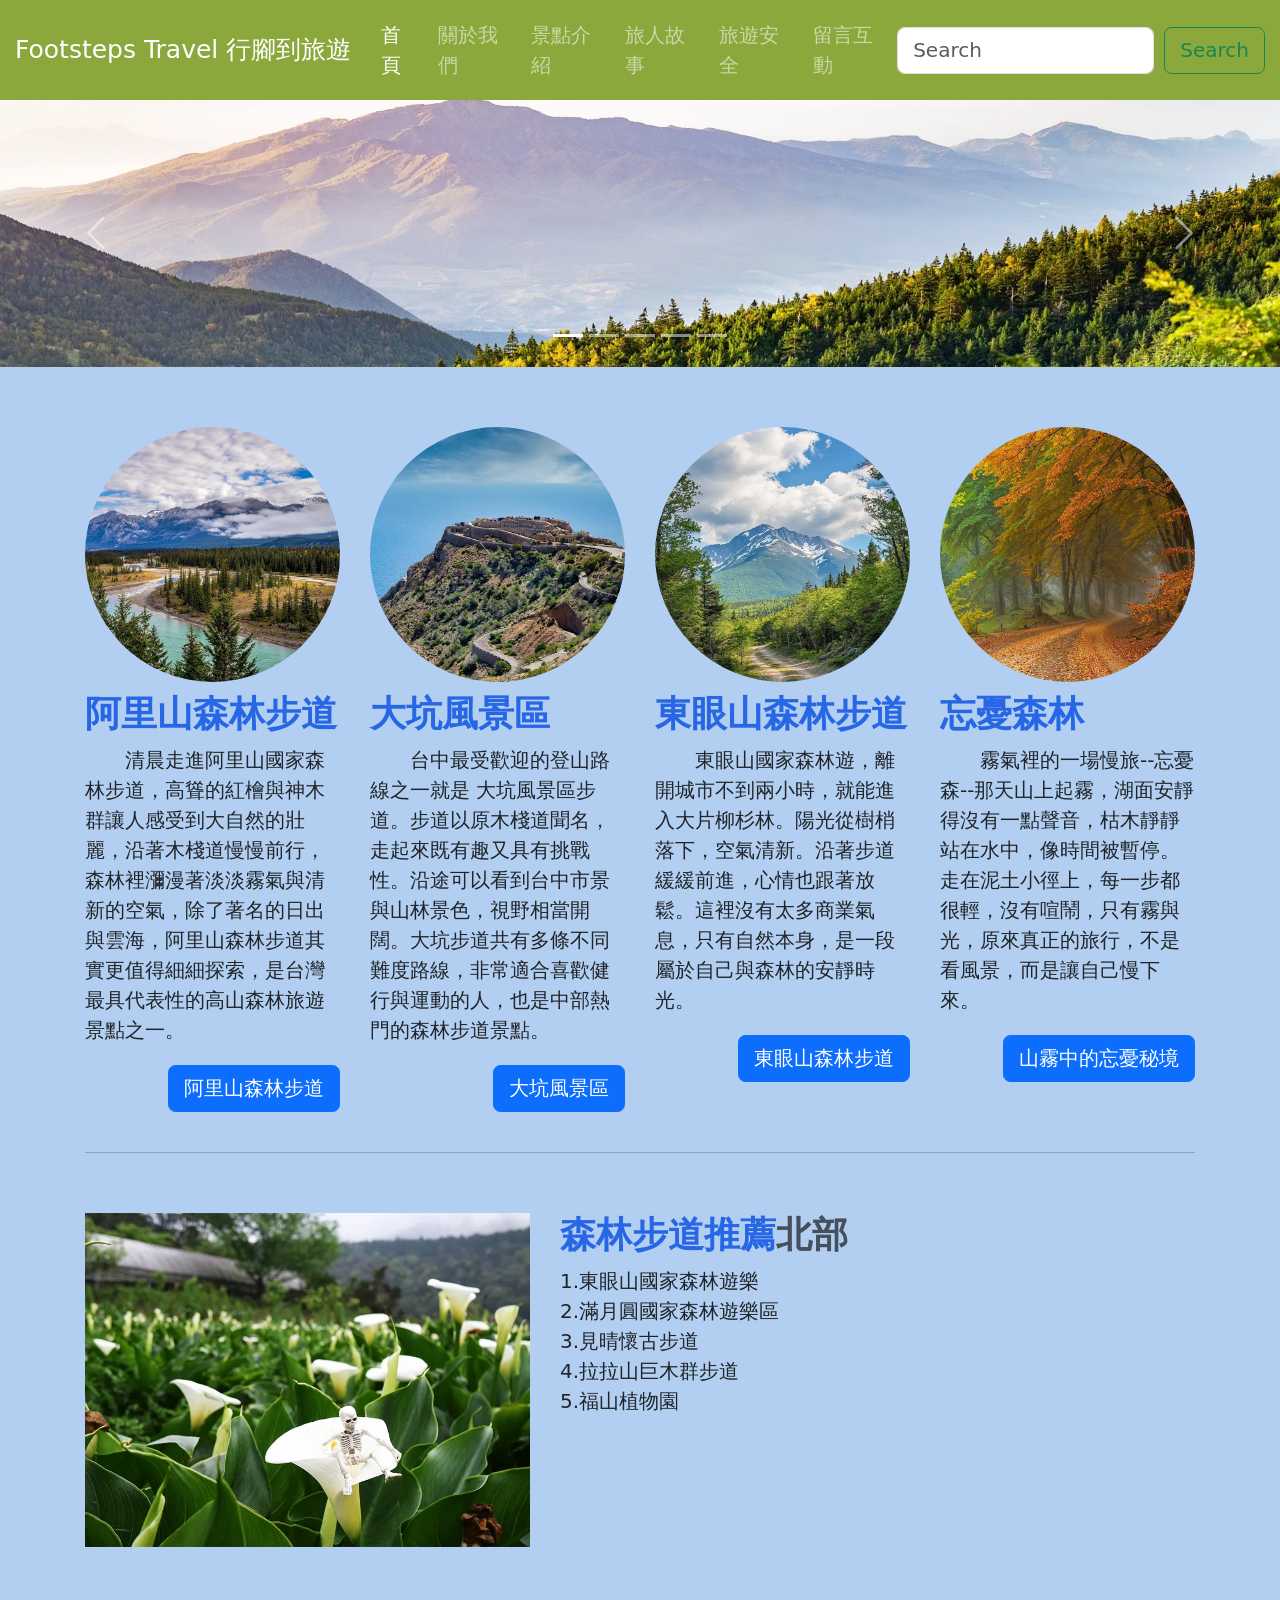
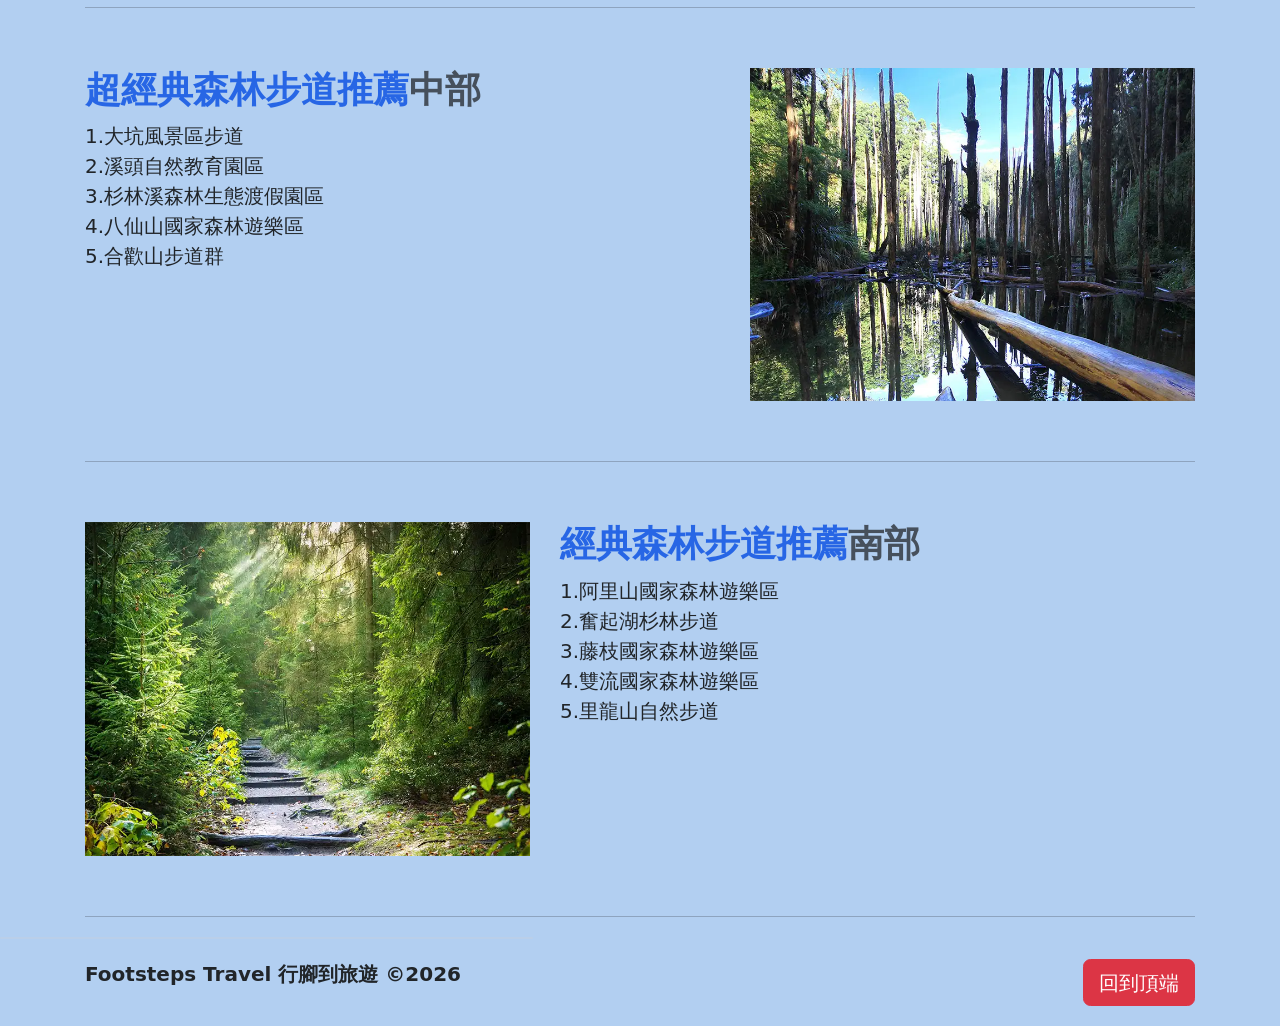
<file: index.html>
<!-- 宣告網頁文件是HTML5格式 -->
<!doctype html>
<!-- 網頁所屬地區語言 -->
<html lang="zh-Hant-TW">
  <!-- 檔頭、SEO/GEO/AEO -->
  <head>
    <!-- 文字編碼 -->
    <meta charset="utf-8">
    <!-- RWD響應式網站 -->
    <meta name="viewport" content="width=device-width, initial-scale=1">
    <!-- 網頁作者(擁有者)，品牌名稱 -->
    <meta name="author" content="Footsteps Travel 行腳到旅遊">
    <!-- 網頁描述，網頁內容濃縮，可透過ChatGPT協助生成 -->
    <meta name="description" content="行腳到旅遊 Footsteps Travel 專注分享台灣森林步道、自然秘境與健行路線。從北中南東各地森林旅遊推薦，到輕鬆散步步道與深度山林探索，帶你用雙腳慢遊台灣，發現最美的森林風景與自然故事。">
    <!-- 網頁編輯器 -->
    <meta name="generator" content="Visual Studio Code">
    <!-- 網頁關鍵字，網頁內容提取，可透過ChatGPT協助生成 -->
    <meta name="keywords" content="台灣森林步道、森林旅遊、台灣秘境、健行步道、自然旅行、步道推薦、森林秘境、登山健行、行腳到旅遊、Footsteps Travel">
    <!-- favicon品牌Logo,第一行針對IE和其他瀏覽器,第二行針對IE之外的瀏覽器 -->
    <link rel="shortcut icon" href="/favicon.ico"type="image/x-icon">
    <link rel="icon" href="/favicon.ico" type="image/x-icon">
    <!-- 網頁標題，包含網站名稱和網頁名稱 -->
    <title>Footsteps Travel 行腳到旅-首頁</title>
    <!-- bootstrap雲端CSS外部檔 -->
    <link href="https://cdn.jsdelivr.net/npm/bootstrap@5.3.8/dist/css/bootstrap.min.css" rel="stylesheet" integrity="sha384-sRIl4kxILFvY47J16cr9ZwB07vP4J8+LH7qKQnuqkuIAvNWLzeN8tE5YBujZqJLB" crossorigin="anonymous">
    <!-- 自訂的CSS -->
    <link rel="stylesheet" href="css/custom.css">
    <!-- GA追蹤碼 -->
    <!-- Google tag (gtag.js) -->
    <script async src="https://www.googletagmanager.com/gtag/js?id=G-4BW26CEPGS"></script>
    <script>
      window.dataLayer = window.dataLayer || [];
      function gtag(){dataLayer.push(arguments);}
      gtag('js', new Date());

      gtag('config', 'G-4BW26CEPGS');
    </script>
  </head>
  <!-- 網頁文本 -->
  <body class="=bg-color-blue">
    <header>
      <nav class="navbar navbar-expand-lg bg-dark navbar-dark">
        <div class="container-fluid">
          <a class="navbar-brand" href="index.html">Footsteps Travel 行腳到旅遊</a>
          <button class="navbar-toggler" type="button" data-bs-toggle="collapse" data-bs-target="#navbarSupportedContent" aria-controls="navbarSupportedContent" aria-expanded="false" aria-label="Toggle navigation">
            <span class="navbar-toggler-icon"></span>
          </button>
          <div class="collapse navbar-collapse" id="navbarSupportedContent">
            <ul class="navbar-nav me-auto mb-2 mb-lg-0">
              <li class="nav-item">
                <a class="nav-link active" aria-current="page" href="index.html">首頁</a>
              </li>
              <li class="nav-item">
                <a class="nav-link" href="About us.html">關於我們</a>
              </li>
              <li class="nav-item">
                <a class="nav-link" href="Trails.html">景點介紹</a>
              </li>
              <li class="nav-item">
                <a class="nav-link" href="Stories.html">旅人故事</a>
              </li>
              <li class="nav-item">
                <a class="nav-link" href="Safety.html">旅遊安全</a>
              </li>
              <li class="nav-item">
                <a class="nav-link" href="https://toolkit.url.com.tw/bbs/index.php?email=bbs@snowhsu119.url.tw" target="_blank">留言互動</a>
              </li>
            </ul>
            <form class="d-flex" role="search">
              <input class="form-control me-2" type="search" placeholder="Search" aria-label="Search"/>
              <button class="btn btn-outline-success" type="submit">Search</button>
            </form>
          </div>
        </div>
      </nav>
    
    </header>
    <main>
    <!-- 輪播圖外層 -->
      <div id="carouselExampleIndicators" class="carousel slide" data-bs-ride="carousel" data-bs-interval="2000" data-bs-pause="false">
        <!-- 指示器 -->
        <div class="carousel-indicators">
          <button type="button" data-bs-target="#carouselExampleIndicators" data-bs-slide-to="0" class="active" aria-current="true" aria-label="Slide 1"></button>
          <button type="button" data-bs-target="#carouselExampleIndicators" data-bs-slide-to="1" aria-label="Slide 2"></button>
          <button type="button" data-bs-target="#carouselExampleIndicators" data-bs-slide-to="2" aria-label="Slide 3"></button>
          <button type="button" data-bs-target="#carouselExampleIndicators" data-bs-slide-to="3" aria-label="Slide 2"></button>
          <button type="button" data-bs-target="#carouselExampleIndicators" data-bs-slide-to="4" aria-label="Slide 3"></button>
        </div>
        <!-- 輪播圖片 -->
        <div class="carousel-inner">
          <div class="carousel-item active">
            <img src="images/index/Taiwan-Forest-Trails-012_1920.webp" class="d-block w-100" alt="東眼山國家森林,步道北部森林代表" title="東眼山國家森林,步道北部森林代表" aria-label="東眼山國家森林,步道北部森林代表">
          </div>
          <div class="carousel-item active">
            <img src="images/index/Taiwan--Forest--Trails-002_1920.webp" class="d-block w-100" alt="台灣山毛櫸步道,步道南部森林代表" title="台灣山毛櫸步道,步道南部森林代表" aria-label="台灣山毛櫸步道,步道南部森林代表">
          </div>
          <div class="carousel-item active">
            <img src="images/index/Forest Trails-005_1920.webp" class="d-block w-100" alt="杉林溪森林生態渡假園區,步道中部森林代表" title="杉林溪森林生態渡假園區,步道中部森林代表" aria-label="杉林溪森林生態渡假園區,步道中部森林代表">
          </div>
          <div class="carousel-item">
            <img src="images/index/Taiwan-Forest-Trails-004_1920.webp" class="d-block w-100" alt="太平山森林遊樂區步道,多條選擇、木橋古道" title="太平山森林遊樂區步道,多條選擇、木橋古道" aria-label="太平山森林遊樂區步道,多條選擇、木橋古道">
          </div>
          <div class="carousel-item">
            <img src="images/index/Taiwan--Forest--Trails-011_1920.webp" class="d-block w-100" alt="大坑風景區步道,中部森林步道代表" title="大坑風景區步道,中部森林步道代表" aria-label="大坑風景區,中部森林步道代表">
          </div>
        </div>
        <!-- 控制器 -->
        <button class="carousel-control-prev" type="button" data-bs-target="#carouselExampleIndicators" data-bs-slide="prev">
          <span class="carousel-control-prev-icon" aria-hidden="true"></span>
          <span class="visually-hidden">Previous</span>
        </button>
        <button class="carousel-control-next" type="button" data-bs-target="#carouselExampleIndicators" data-bs-slide="next">
          <span class="carousel-control-next-icon" aria-hidden="true"></span>
          <span class="visually-hidden">Next</span>
        </button>
      </div>      
      <div class="container">
        <div class="row">
          <div class="col-lg-3 order-md-3 mt-5">
            <a href="https://free-forest.okgo.tw/"><img src="images/index/Taiwan-Forest-Trails-026_800.webp" alt="忘憂森林故事、南投秘境旅行、森林慢遊、台灣霧景" title="忘憂森林故事、南投秘境旅行、森林慢遊、台灣霧景" aria-label="忘憂森林故事、南投秘境旅行、森林慢遊、台灣霧景" class="rounded-circle w-100"></a>
            <div class="card-body">
              <h2 class="mt-2">忘憂森林</h2>
              <p style="text-indent:2em;">霧氣裡的一場慢旅--忘憂森--那天山上起霧，湖面安靜得沒有一點聲音，枯木靜靜站在水中，像時間被暫停。走在泥土小徑上，每一步都很輕，沒有喧鬧，只有霧與光，原來真正的旅行，不是看風景，而是讓自己慢下來。</p>
              <p class="text-end"><a href="https://free-forest.okgo.tw/" target="_blank" class="btn btn-primary" role="button">山霧中的忘憂秘境</a></p>
            </div>
          </div>  
          <div class="col-lg-3 order-md-1 mt-5">
            <a href="https://travel.taichung.gov.tw/zh-tw/attractions/intro/419" target="_blank"><img src="images/index/Forest-Trails-021_800.webp" alt="大坑步道、台中登山步道、大坑森林步道、台中健行" title="大坑步道、台中登山步道、大坑森林步道、台中健行" aria-label="大坑步道、台中登山步道、大坑森林步道、台中健行" class="rounded-circle w-100"></a>
            <div class="card-body">
              <h2 class="mt-2">大坑風景區</h2>
              <p style="text-indent:2em;">台中最受歡迎的登山路線之一就是 大坑風景區步道。步道以原木棧道聞名，走起來既有趣又具有挑戰性。沿途可以看到台中市景與山林景色，視野相當開闊。大坑步道共有多條不同難度路線，非常適合喜歡健行與運動的人，也是中部熱門的森林步道景點。 </p>
              <p class="text-end"><a href="https://travel.taichung.gov.tw/zh-tw/attractions/intro/419" target="_blank" class="btn btn-primary" role="button">大坑風景區</a></p>
            </div>
          </div>      
          <div class="col-lg-3 order-md-2 mt-5">
            <a href="https://travel.tycg.gov.tw/zh-tw/travel/attraction/57" target="_blank"><img src="images/index/Forest-Trails-023_800.webp" class="rounded-circle w-100" alt="東眼山國家森林步道、桃園森林步道、北部秘境、森林旅行" title="東眼山國家森林步道、桃園森林步道、北部秘境、森林旅行" aria-label="東眼山國家森林步道、桃園森林步道、北部秘境、森林旅行"></a>
            <div class="card-body">
              <h2 class="mt-2">東眼山森林步道</h2>
              <p style="text-indent:2em;">東眼山國家森林遊，離開城市不到兩小時，就能進入大片柳杉林。陽光從樹梢落下，空氣清新。沿著步道緩緩前進，心情也跟著放鬆。這裡沒有太多商業氣息，只有自然本身，是一段屬於自己與森林的安靜時光。</p>
              <p class="text-end"><a href="https://travel.tycg.gov.tw/zh-tw/travel/attraction/57" target="_blank" class="btn btn-primary" role="button">東眼山森林步道</a></p>
            </div>
          </div>      
          <div class="col-lg-3 order-md-0 mt-5">
            <a href="https://www.ali-nsa.net/zh-tw/explore/classic-trail" target="_blank"><img src="images/index/Forest-Trails-022_800.webp" class="rounded-circle w-100" alt="阿里山森林步道、阿里山神木、嘉義森林步道、阿里山旅遊" title="阿里山森林步道、阿里山神木、嘉義森林步道、阿里山旅遊" aria-label="阿里山森林步道、阿里山神木、嘉義森林步道、阿里山旅遊"></a>
            <div class="card-body">
              <h2 class="mt-2">阿里山森林步道</h2>
              <p style="text-indent:2em;">清晨走進阿里山國家森林步道，高聳的紅檜與神木群讓人感受到大自然的壯麗，沿著木棧道慢慢前行，森林裡瀰漫著淡淡霧氣與清新的空氣，除了著名的日出與雲海，阿里山森林步道其實更值得細細探索，是台灣最具代表性的高山森林旅遊景點之一。</p>
              <p class="text-end"><a href="https://www.ali-nsa.net/zh-tw/explore/classic-trail" target="_blank" class="btn btn-primary" role="button">阿里山森林步道</a></p>
            </div>
          </div>      
        
        </div>
        <hr>
        <div class="row my-5">
          <div class="col-md-7 order-md-1">
            <h2 class="">森林步道推薦<span class="text-muted">北部</span></h2>
            <p>1.東眼山國家森林遊樂<br>2.滿月圓國家森林遊樂區<br>3.見晴懷古步道<br>4.拉拉山巨木群步道<br>5.福山植物園</p>
          </div>
          <div class="col-md-5">
           <img src="images/index/Forest-Trails-032_600.webp" class="img-fluid mx-auto" alt="台灣超經典森林步道推薦" title="台灣超經典森林步道推薦" aria-label="台灣超經典森林步道推薦"> 
          </div>  
         </div>
         <hr>
        <div class="row my-5">
          <div class="col-md-7 order-md-0">
            <h2 class="">超經典森林步道推薦<span class="text-muted">中部</span></h2>
            <p>1.大坑風景區步道<br>2.溪頭自然教育園區<br>3.杉林溪森林生態渡假園區<br>4.八仙山國家森林遊樂區<br>5.合歡山步道群</p>
          </div>
          <div class="col-md-5">
           <img src="images/index/Taiwan-Forest-Trails-036_600.webp" class="img-fluid mx-auto" alt="台灣超經典森林步道推薦" title="台灣超經典森林步道推薦" aria-label="台灣超經典森林步道推薦"> 
          </div>  
         </div>
         <hr>
        <div class="row my-5">
          <div class="col-md-7 order-md-1">
            <h2 class="">經典森林步道推薦<span class="text-muted">南部</span></h2>
            <p>1.阿里山國家森林遊樂區<br>2.奮起湖杉林步道<br>3.藤枝國家森林遊樂區<br>4.雙流國家森林遊樂區<br>5.里龍山自然步道</p>
          </div>
          <div class="col-md-5">
           <img src="images/index/Forest-Trails-031_600.webp" class="img-fluid mx-auto" alt="台灣超經典森林步道推薦" title="台灣超經典森林步道推薦" aria-label="台灣超經典森林步道推薦"> 
          </div>  
         </div>          
         <hr>
         
        </container></div>
         <hr class="card col-md-5">
        
        
        <footer  class="container">
         <p class="float-end"><a href="#top" class="btn btn-danger">回到頂端</a></p>
         <p><b>Footsteps Travel 行腳到旅遊 &copy;2026</b></p>
        </footer>          
        </main>
    
    
    <!-- Bootstrap雲端JS外部檔 -->
    <script src="https://cdn.jsdelivr.net/npm/bootstrap@5.3.8/dist/js/bootstrap.bundle.min.js" integrity="sha384-FKyoEForCGlyvwx9Hj09JcYn3nv7wiPVlz7YYwJrWVcXK/BmnVDxM+D2scQbITxI" crossorigin="anonymous"></script>
  </body>
</html>
</file>
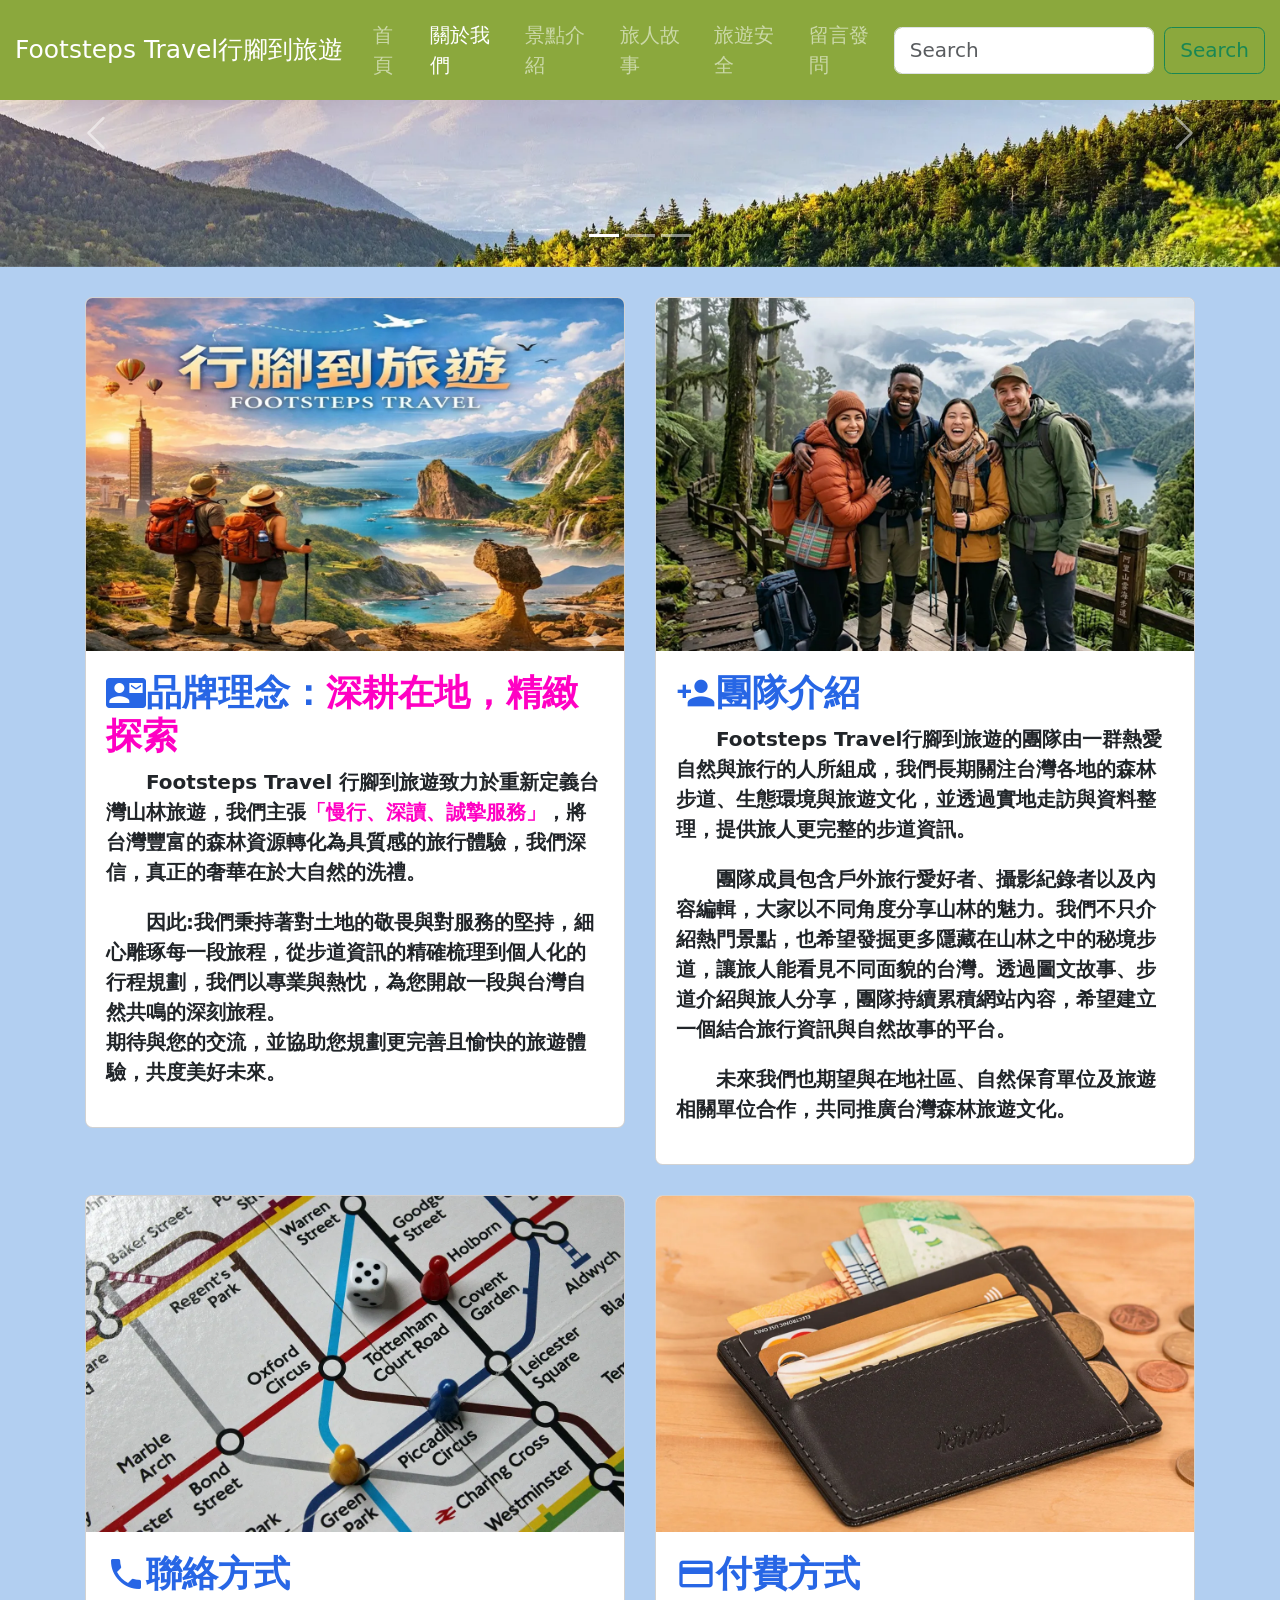
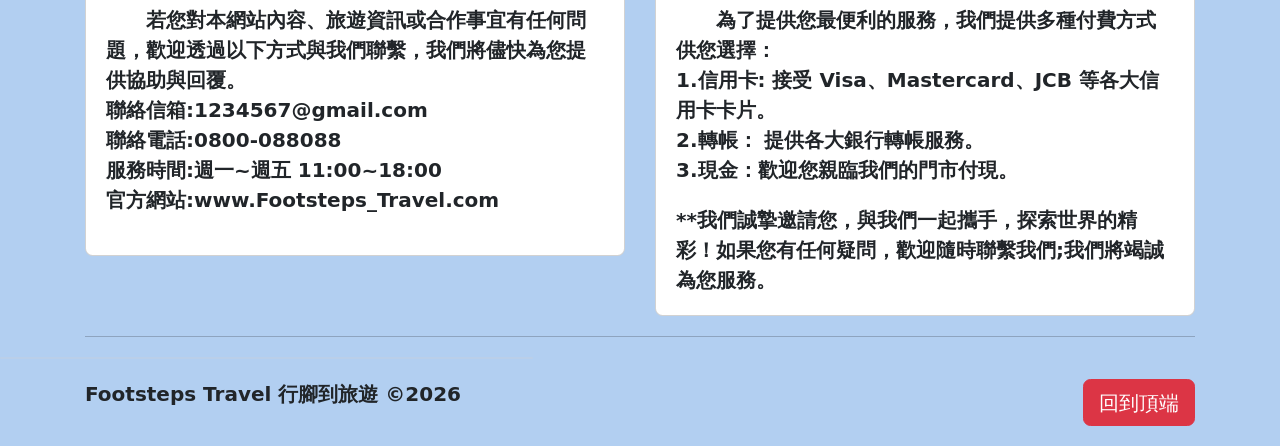
<file: About us.html>
<!-- 宣告網頁文件是HTML5格式 -->
<!doctype html>
<!-- 網頁所屬地區語言 -->
<html lang="zh-Hant-TW">
  <!-- 檔頭、SEO/GEO/AEO -->
  <head>
    <!-- 文字編碼 -->
    <meta charset="utf-8">
    <!-- RWD響應式網站 -->
    <meta name="viewport" content="width=device-width, initial-scale=1">
    <!-- 網頁作者(擁有者)，品牌名稱 -->
    <meta name="author" content="Footsteps Travel 行腳到旅遊">
    <!-- 網頁描述，網頁內容濃縮，可透過ChatGPT協助生成 -->
    <meta name="description" content="Footsteps Travel,行腳到旅遊 ,專注分享台灣森林步道,自然秘境與健行路線,從北中南東各地森林旅遊推薦,到輕鬆散步步道與深度山林探索,帶你用雙腳慢遊台灣,發現最美的森林風景與自然故事,">
    <!-- 網頁編輯器 -->
    <meta name="generator" content="Visual Studio Code">
    <!-- 網頁關鍵字，網頁內容提取，可透過ChatGPT協助生成 -->
    <meta name="keywords" content="台灣森林步道,森林旅遊,台灣秘境,健行步道,自然旅行,步道推薦,森林秘境,登山健行,行腳到旅遊,Footsteps Travel">
    <!-- favicon品牌Logo 第一行針對IE瀏覽器-->
    <link rel="shortcut icon" href="/favicon.ico" type="image/x-icon">
    <link rel="icon" href="/favicon.ico" type=image/x-icon>
    <!-- 網頁標題，包含網站名稱和網頁名稱 -->
    <title>Footsteps Travel 行腳到旅遊-關於我們</title>
    <!-- bootstrap雲端CSS外部檔 -->
    <link href="https://cdn.jsdelivr.net/npm/bootstrap@5.3.8/dist/css/bootstrap.min.css" rel="stylesheet" integrity="sha384-sRIl4kxILFvY47J16cr9ZwB07vP4J8+LH7qKQnuqkuIAvNWLzeN8tE5YBujZqJLB" crossorigin="anonymous">
    <!-- 自訂的CSS -->
    <link rel="stylesheet" href="css/custom.css">
    <!-- GoogleIconFonts -->
    <link rel="stylesheet" href="https://fonts.googleapis.com/icon?family=Material+Icons">
    <!-- GA追蹤碼 -->
    <!-- Google tag (gtag.js) -->
    <script async src="https://www.googletagmanager.com/gtag/js?id=G-4BW26CEPGS"></script>
    <script>
      window.dataLayer = window.dataLayer || [];
      function gtag(){dataLayer.push(arguments);}
      gtag('js', new Date());

      gtag('config', 'G-4BW26CEPGS');
    </script>
  </head>
  <!-- 網頁文本 -->
  <body class="bg-color-beige">
    <header class="fixed-top">
      <nav class="navbar navbar-expand-lg bg-dark navbar-dark">
        <div class="container-fluid">
          <a class="navbar-brand" href="index.html">Footsteps Travel行腳到旅遊</a>
          <button class="navbar-toggler" type="button" data-bs-toggle="collapse" data-bs-target="#navbarSupportedContent" aria-controls="navbarSupportedContent" aria-expanded="false" aria-label="Toggle navigation">
            <span class="navbar-toggler-icon"></span>
          </button>
          <div class="collapse navbar-collapse" id="navbarSupportedContent">
            <ul class="navbar-nav me-auto mb-2 mb-lg-0">
              <li class="nav-item">
                <a class="nav-link" href="index.html">首頁</a>
              </li>
              <li class="nav-item">
                <a class="nav-link active" aria-current="page" href="About us.html">關於我們</a>
              </li>
              <li class="nav-item">
                <a class="nav-link" href="Trails.html">景點介紹</a>
              </li>
              <li class="nav-item">
                <a class="nav-link" href="Stories.html">旅人故事</a>
              </li>
              <li class="nav-item">
                <a class="nav-link" href="Safety.html">旅遊安全</a>
              </li>
              <li class="nav-item">
                <a class="nav-link" href="https://toolkit.url.com.tw/bbs/index.php?email=bbs@snowhsu119.url.tw" target="_blank">留言發問</a>
              </li>
            </ul>
            <form class="d-flex" role="search">
              <input class="form-control me-2" type="search" placeholder="Search" aria-label="Search"/>
              <button class="btn btn-outline-success" type="submit">Search</button>
            </form>
          </div>
        </div>
      </nav>
    
    </header>
    <main>
    <!-- 輪播圖外層 -->
      <div id="carouselExampleIndicators" class="carousel slide" data-bs-ride="carousel" data-bs-interval="2000" data-bs-pause="false">
        <!-- 指示器 -->
        <div class="carousel-indicators">
          <button type="button" data-bs-target="#carouselExampleIndicators" data-bs-slide-to="0" class="active" aria-current="true" aria-label="Slide 1"></button>
          <button type="button" data-bs-target="#carouselExampleIndicators" data-bs-slide-to="1" aria-label="Slide 2"></button>
          <button type="button" data-bs-target="#carouselExampleIndicators" data-bs-slide-to="2" aria-label="Slide 3"></button>
          
        </div>
        <!-- 輪播圖片 -->
        <div class="carousel-inner">
          <div class="carousel-item active">
            <img src="images/index/Forest-Trails-0051_1920.webp" class="d-block w-100" alt="台灣山毛櫸步道" title="台灣山毛櫸步道" aria-label="台灣山毛櫸步道">
          </div>
          <div class="carousel-item">
            <img src="images/index/Taiwan-Forest-Trails-002_1920.webp" class="d-block w-100" alt="太平山森林遊樂區步道" title="太平山森林遊樂區步道" aria-label="太平山森林遊樂區步道">
          </div>
          <div class="carousel-item">
            <img src="images/index/Taiwan--Forest-Trails-003_1920.webp" class="d-block w-100" alt="金瓜寮魚蕨步道" title="花金瓜寮魚蕨步道" aria-label="金瓜寮魚蕨步道">
          </div>
        </div>
        <!-- 控制器 -->
        <button class="carousel-control-prev" type="button" data-bs-target="#carouselExampleIndicators" data-bs-slide="prev">
          <span class="carousel-control-prev-icon" aria-hidden="true"></span>
          <span class="visually-hidden">Previous</span>
        </button>
        <button class="carousel-control-next" type="button" data-bs-target="#carouselExampleIndicators" data-bs-slide="next">
          <span class="carousel-control-next-icon" aria-hidden="true"></span>
          <span class="visually-hidden">Next</span>
        </button>
      </div>  
      <div class="container">
        <div class="row">
          <div class="col-lg-6">
            <div class="card mt-4">
              <img src="images/index/stevepb-wallet-212-840.webp" class="card-img-top" alt="品牌理念" title="品牌理念" aria-label="品牌理念">
              <div class="card-body">
                <h2 class=""><i class="material-icons" style="font-size:2rem;color:rgb(39, 102, 229); vertical-align: text-bottom;">contact_mail</i>品牌理念：<span class="text-pink">深耕在地，精緻探索</span></h2>
                <p style="text-indent:2em;"><b>Footsteps Travel 行腳到旅遊致力於重新定義台灣山林旅遊，我們主張<span class="text-pink">「慢行、深讀、誠摯服務」</span>，將台灣豐富的森林資源轉化為具質感的旅行體驗，我們深信，真正的奢華在於大自然的洗禮。</b></p>
                <p style="text-indent:2em;"><b>因此:我們秉持著對土地的敬畏與對服務的堅持，細心雕琢每一段旅程，從步道資訊的精確梳理到個人化的行程規劃，我們以專業與熱忱，為您開啟一段與台灣自然共鳴的深刻旅程。<br>期待與您的交流，並協助您規劃更完善且愉快的旅遊體驗，共度美好未來。</b></p>
              </div>
            </div>
          </div>
          <div class="col-lg-6">
            <div class="card mt-4">
              <img src="images/index/Taiwan-Forest-Trails-202-840.webp" class="card-img-top" alt="團隊介紹" title="團隊介紹" aria-label="團隊介紹">
              <div class="card-body">
                <h2 class=""><i class="material-icons" style="font-size:2rem;color:rgb(39, 102, 229); vertical-align: text-bottom;">person_add</i>團隊介紹</h2>
                <p style="text-indent:2em;"><b>Footsteps Travel行腳到旅遊的團隊由一群熱愛自然與旅行的人所組成，我們長期關注台灣各地的森林步道、生態環境與旅遊文化，並透過實地走訪與資料整理，提供旅人更完整的步道資訊。</b></p>
                <p style="text-indent:2em;"><b>團隊成員包含戶外旅行愛好者、攝影紀錄者以及內容編輯，大家以不同角度分享山林的魅力。我們不只介紹熱門景點，也希望發掘更多隱藏在山林之中的秘境步道，讓旅人能看見不同面貌的台灣。透過圖文故事、步道介紹與旅人分享，團隊持續累積網站內容，希望建立一個結合旅行資訊與自然故事的平台。</b></P>
                <p style="text-indent:2em;"><b>未來我們也期望與在地社區、自然保育單位及旅遊相關單位合作，共同推廣台灣森林旅遊文化。</b></p>
              </div>
            </div>
          </div>
          <div class="col-lg-6">
            <div class="card mt-4">
              <img src="images/index/philm-underground-202_1280.webp" class="card-img-top" alt="聯絡方式" title="聯絡方式" aria-label="聯絡方式">
              <div class="card-body">
                <h2 class=""><i class="material-icons" style="font-size:2rem;color:rgb(39, 102, 229); vertical-align: text-bottom;">phone</i>聯絡方式</h2>
                <p style="text-indent:2em;"><b>若您對本網站內容、旅遊資訊或合作事宜有任何問題，歡迎透過以下方式與我們聯繫，我們將儘快為您提供協助與回覆。<br>聯絡信箱:1234567@gmail.com<br>聯絡電話:0800-088088<br>服務時間:週一~週五 11:00~18:00<br>官方網站:www.Footsteps_Travel.com</b></p>
              </div>
            </div>
          </div>
          <div class="col-lg-6">
            <div class="card mt-4">
              <img src="images/index/stevepb-wallet-201-1280.webp" class="card-img-top" alt="付費方式" title="付費方式" aria-label="付費方式">
              <div class="card-body">
                <h2 class=""><i class="material-icons" style="font-size:2rem;color:rgb(39, 102, 229); vertical-align: text-bottom;">payment</i>付費方式</h2>
                <p style="text-indent:2em;"><b>為了提供您最便利的服務，我們提供多種付費方式供您選擇：<br>1.信用卡: 接受 Visa、Mastercard、JCB 等各大信用卡卡片。<br>2.轉帳： 提供各大銀行轉帳服務。<br>3.現金：歡迎您親臨我們的門市付現。</p>
                <p class="card-text"><b>**我們誠摯邀請您，與我們一起攜手，探索世界的精彩！如果您有任何疑問，歡迎隨時聯繫我們;我們將竭誠為您服務。</b></p>
              </div>
            </div>
          </div>
        </div>
        <hr>
      </div>
      <hr class="card col-md-5">

        
         <footer  class="container">
          <p class="float-end"><a href="#top" class="btn btn-danger">回到頂端</a></p>
          <p>Footsteps Travel 行腳到旅遊 &copy;2026</p>
         </footer>         
        </main>
    
    
    <!-- Bootstrap雲端JS外部檔 -->
    <script src="https://cdn.jsdelivr.net/npm/bootstrap@5.3.8/dist/js/bootstrap.bundle.min.js" integrity="sha384-FKyoEForCGlyvwx9Hj09JcYn3nv7wiPVlz7YYwJrWVcXK/BmnVDxM+D2scQbITxI" crossorigin="anonymous"></script>
  </body>
</html>
</file>
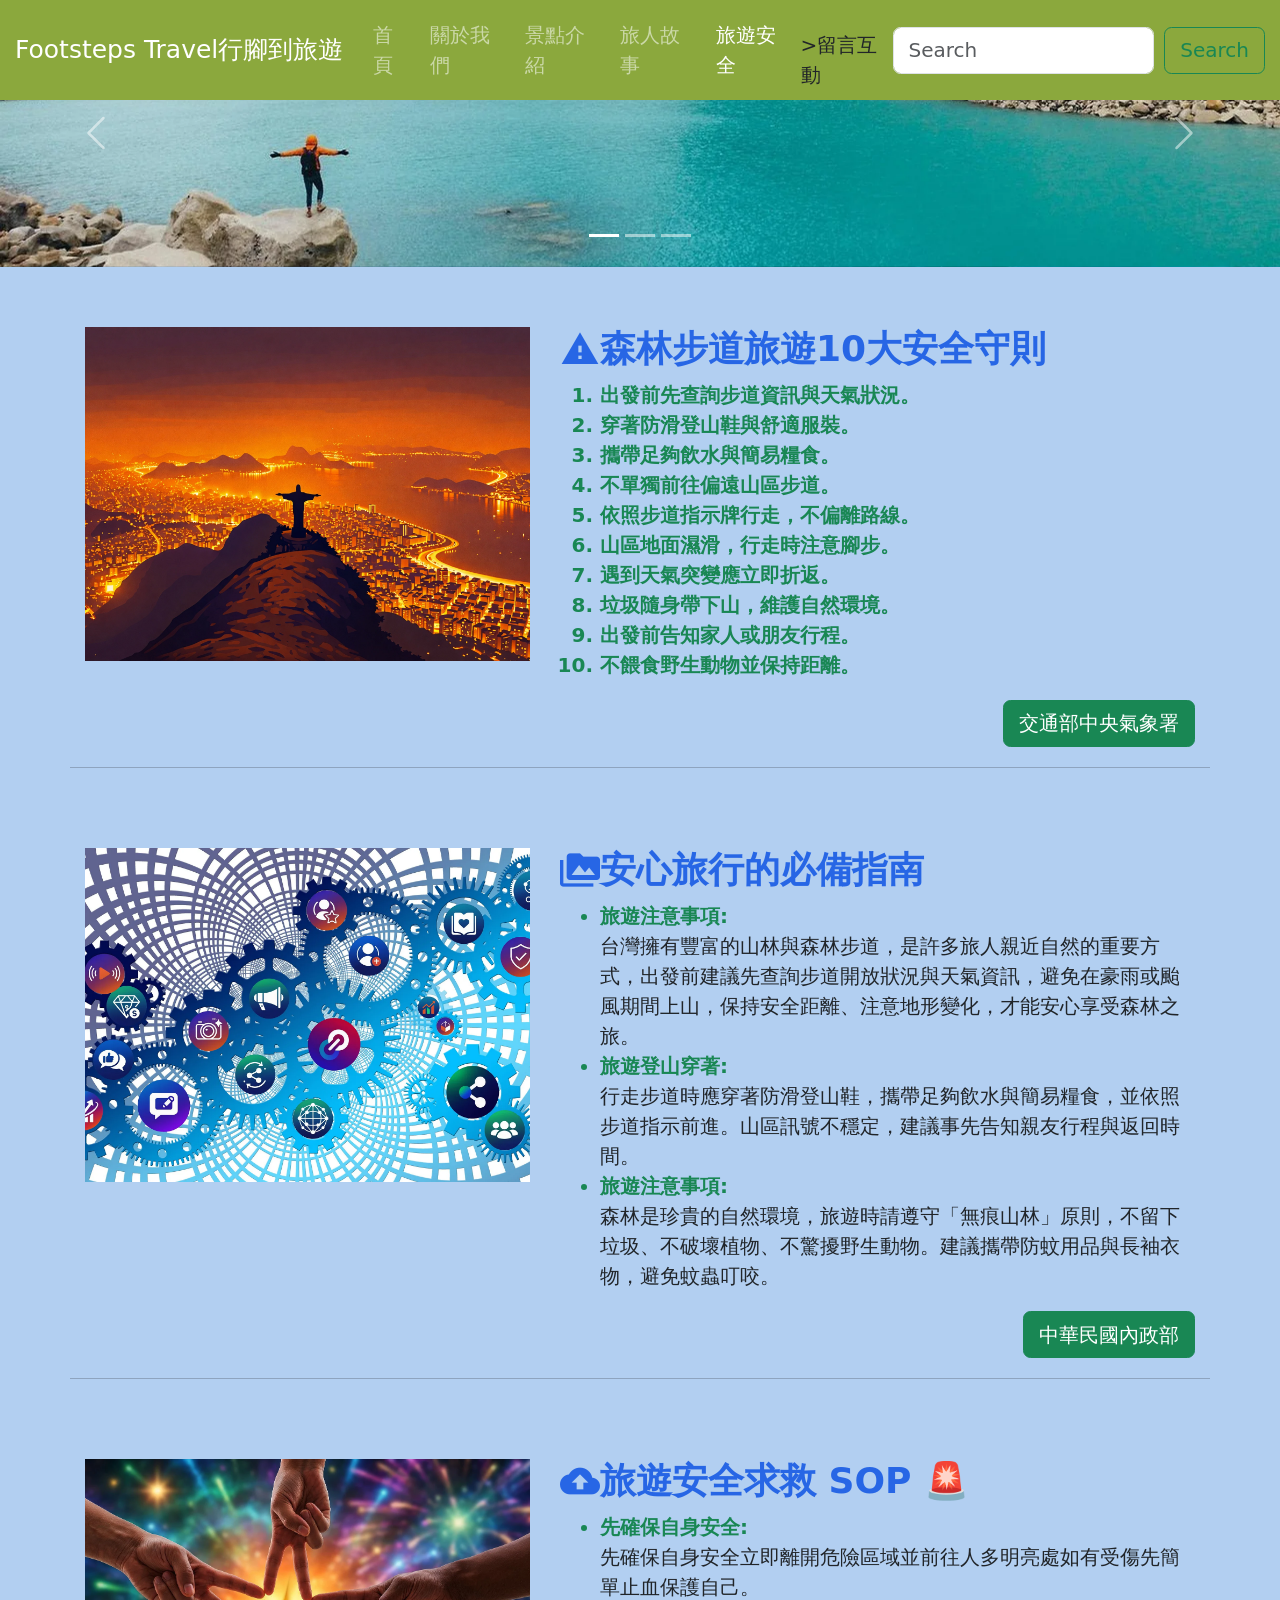
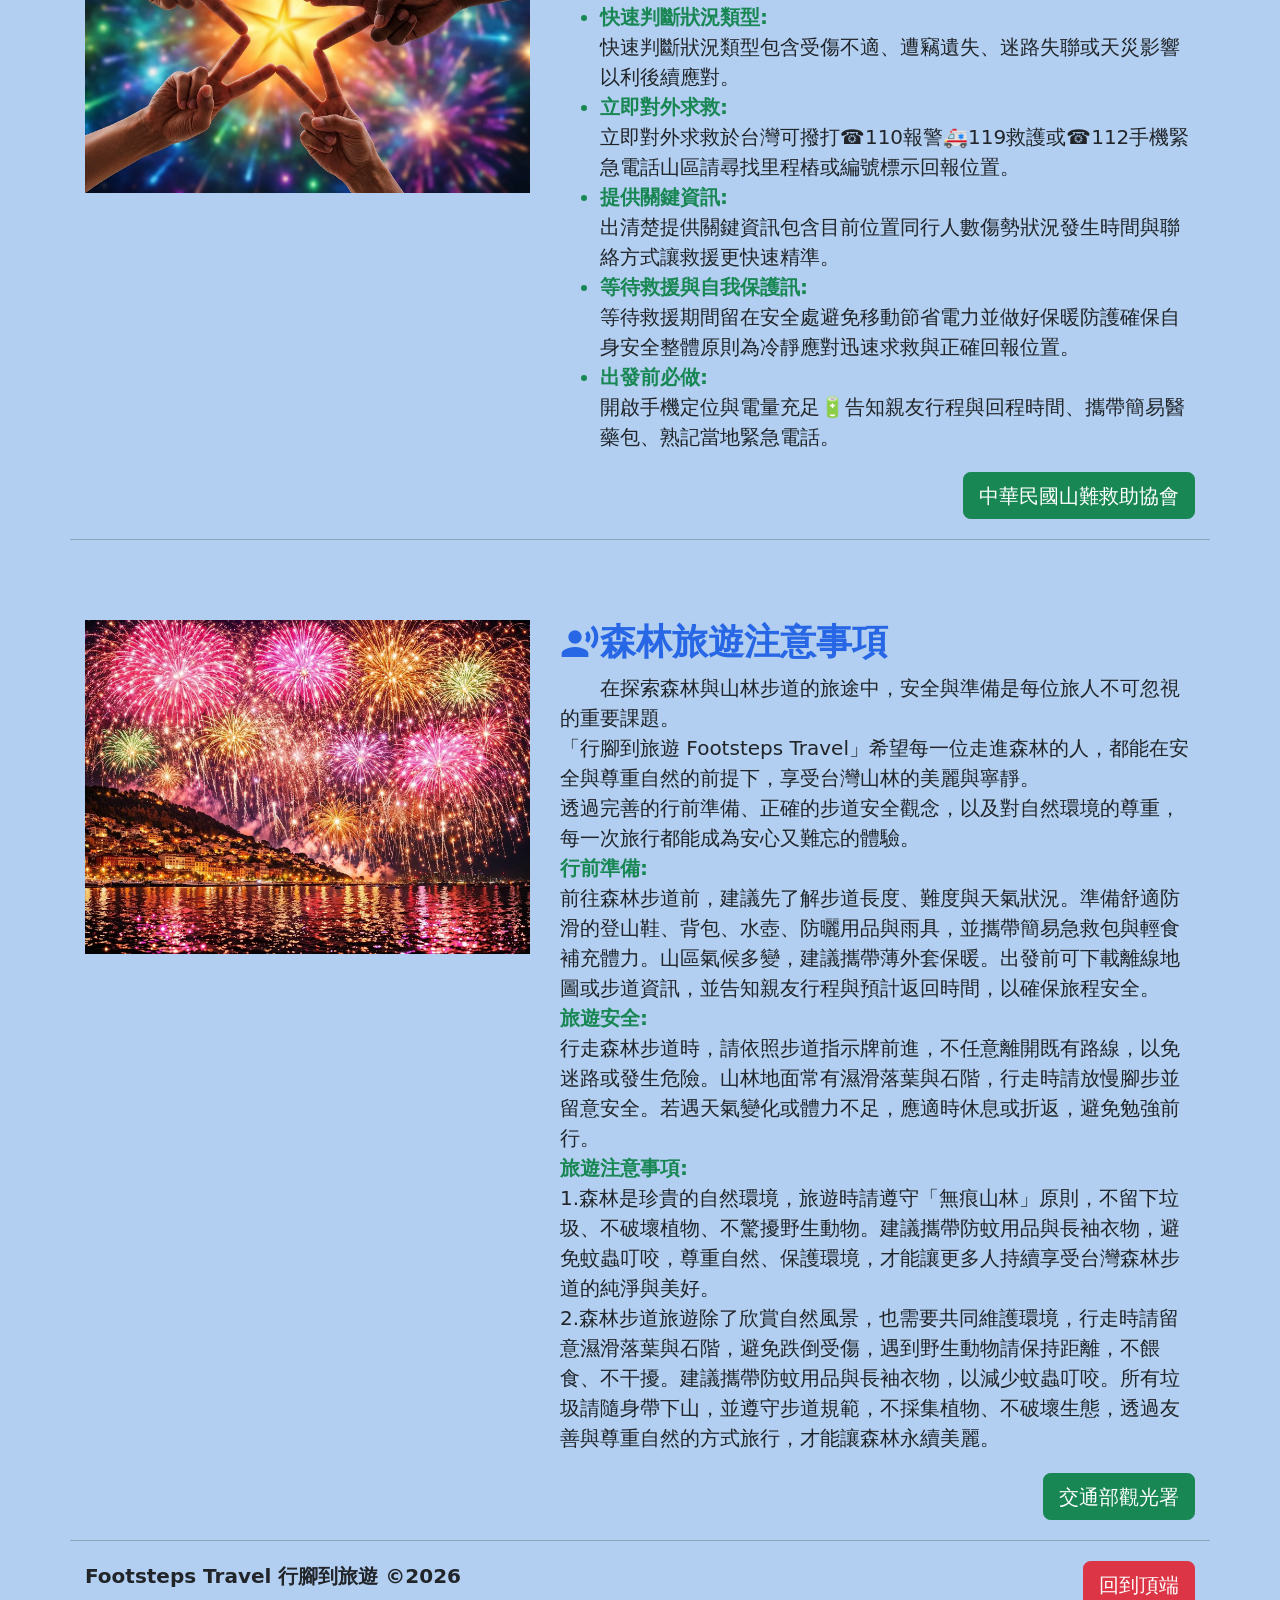
<file: Safety.html>
<!-- 宣告網頁文件是HTML5格式 -->
<!doctype html>
<!-- 網頁所屬地區語言 -->
<html lang="zh-Hant-TW">
  <!-- 檔頭、SEO/GEO/AEO -->
  <head>
    <!-- 文字編碼 -->
    <meta charset="utf-8">
    <!-- RWD響應式網站 -->
    <meta name="viewport" content="width=device-width, initial-scale=1">
    <!-- 網頁作者(擁有者)，品牌名稱 -->
    <meta name="author" content="Footsteps Travel 行腳到旅遊帶你安心探索世界,台灣森林步道旅遊安全指南">
    <!-- 網頁描述，網頁內容濃縮，可透過ChatGPT協助生成 -->
    <meta name="description" content="外出旅行前了解旅遊安全注意事項,包含人身安全,財物保管,交通規則與健康飲食等旅行安全建議,Footsteps Travel 行腳到旅遊帶你安心探索世界, 台灣森林步道旅遊安全指南">
    <!-- 網頁編輯器 -->
    <meta name="generator" content="Visual Studio Code">
    <!-- 網頁關鍵字，網頁內容提取，可透過ChatGPT協助生成 -->
    <meta name="keywords" content="外出旅行前了解旅遊安全注意事項,包含人身安全,財物保管,交通規則與健康飲食等旅行安全建議,Footsteps Travel,行腳到旅遊帶你安心探索世界,台灣森林步道旅遊安全,新手登山準備與台灣森林步道攻略。當旅途中發生突發狀況時，請保持冷靜，依照步驟進行應對">
    <!-- favicon品牌Logo,第一行針對IE和其他瀏覽器,第二行針對IE之外的瀏覽器 -->
    <link rel="shortcut icon" href="/favicon.ico"type="image/x-icon">
    <link rel="icon" href="/favicon.ico" type="image/x-icon">
    <!-- 網頁標題，包含網站名稱和網頁名稱 -->
    <title>Footsteps Travel行腳到旅遊-旅遊安全 </title>
    <!-- bootstrap雲端CSS外部檔 -->
    <link href="https://cdn.jsdelivr.net/npm/bootstrap@5.3.8/dist/css/bootstrap.min.css" rel="stylesheet" integrity="sha384-sRIl4kxILFvY47J16cr9ZwB07vP4J8+LH7qKQnuqkuIAvNWLzeN8tE5YBujZqJLB" crossorigin="anonymous">
    <!-- 自訂的CSS -->
    <link rel="stylesheet" href="css/custom.css">
    <!-- GoogieIconfonts -->
    <link rel="stylesheet" href="https://fonts.googleapis.com/icon?family=Material+Icons">
    <!-- GA追蹤碼 -->
    <!-- Google tag (gtag.js) -->
    <script async src="https://www.googletagmanager.com/gtag/js?id=G-4BW26CEPGS"></script>
    <script>
      window.dataLayer = window.dataLayer || [];
      function gtag(){dataLayer.push(arguments);}
      gtag('js', new Date());

      gtag('config', 'G-4BW26CEPGS');
    </script>
  </head>
  <!-- 網頁文本 -->
  <body class="=bg-color-blue">
    <header class="fixed-top">
      <nav class="navbar navbar-expand-lg bg-dark navbar-dark">
        <div class="container-fluid">
          <a class="navbar-brand" href="index.html">Footsteps Travel行腳到旅遊</a>
          <button class="navbar-toggler" type="button" data-bs-toggle="collapse" data-bs-target="#navbarSupportedContent" aria-controls="navbarSupportedContent" aria-expanded="false" aria-label="Toggle navigation">
            <span class="navbar-toggler-icon"></span>
          </button>
          <div class="collapse navbar-collapse" id="navbarSupportedContent">
            <ul class="navbar-nav me-auto mb-2 mb-lg-0">
              <li class="nav-item">
                <a class="nav-link "  href="index.html">首頁</a>
              </li>
              <li class="nav-item">
                <a class="nav-link"  href="About us.html">關於我們</a>
              </li>
              <li class="nav-item">
                <a class="nav-link" href="Trails.html">景點介紹</a>
              </li>
              <li class="nav-item">
                <a class="nav-link" href="Stories.html">旅人故事</a>
              </li>
              <li class="nav-item">
                <a class="nav-link active" aria-current="page" href="Safety.html">旅遊安全</a>
              </li>
              <li class="nav-item">
                <a class="nav-link" href="https://toolkit.url.com.tw/bbs/index.php?email=bbs@snowhsu119.url.tw" target="_blank"></a>>留言互動</a>
              </li>
            </ul>
            <form class="d-flex" role="search">
              <input class="form-control me-2" type="search" placeholder="Search" aria-label="Search"/>
              <button class="btn btn-outline-success" type="submit">Search</button>
            </form>
          </div>
        </div>
      </nav>
    
    </header>
    <main>
    <!-- 輪播圖外層 -->
      <div id="carouselExampleIndicators" class="carousel slide" data-bs-ride="carousel" data-bs-interval="2000" data-bs-pause="false">
        <!-- 指示器 -->
        <div class="carousel-indicators">
          <button type="button" data-bs-target="#carouselExampleIndicators" data-bs-slide-to="0" class="active" aria-current="true" aria-label="Slide 1"></button>
          <button type="button" data-bs-target="#carouselExampleIndicators" data-bs-slide-to="1" aria-label="Slide 2"></button>
          <button type="button" data-bs-target="#carouselExampleIndicators" data-bs-slide-to="2" aria-label="Slide 3"></button>
        </div>
        <!-- 輪播圖片 -->
        <div class="carousel-inner">
          <div class="carousel-item active">
            <img src="images/index/Taiwan-Forest-Trails-007_1920.webp" class="d-block w-100" alt="東眼山國家森林,步道北部森林代表" title="東眼山國家森林,步道北部森林代表" aria-label="東眼山國家森林,步道北部森林代表">
          </div>
          <div class="carousel-item active">
            <img src="images/index/Taiwan-Forest-Trails-004_1920.webp" class="d-block w-100" alt="日月潭環湖步道,步道中部森林代表" title="日月潭環湖步道,步道中部森林代表" aria-label="日月潭環湖步道,步道中部森林代表">
          </div>
          <div class="carousel-item active">
            <img src="images/index/Taiwan--Forest-Trails-005_1920.webp" class="d-block w-100" alt="大坑風景區步道,步道中部森林代表" title="大坑風景區步道,步道中部森林代表" aria-label="大坑風景區步道,步道中部森林代表">
          </div>
        </div>
        <!-- 控制器 -->
        <button class="carousel-control-prev" type="button" data-bs-target="#carouselExampleIndicators" data-bs-slide="prev">
          <span class="carousel-control-prev-icon" aria-hidden="true"></span>
          <span class="visually-hidden">Previous</span>
        </button>
        <button class="carousel-control-next" type="button" data-bs-target="#carouselExampleIndicators" data-bs-slide="next">
          <span class="carousel-control-next-icon" aria-hidden="true"></span>
          <span class="visually-hidden">Next</span>
        </button>
      </div>
      <div class="container">
        <div class="row">
         <div class="col-md-5 order-md-0 mt-5">
            <img src="images/index/Taiwan-Forest-Trails-501_4-3.webp" class="img-fluid mx-auto" alt="森林步道旅遊10大安全守則" title="森林步道旅遊10大安全守則" aria-label="森林步道旅遊10大安全守則">
        </div>
         <div class="col-md-7 order-md-0 mt-5">
          <h2><i class="material-icons iconsTitle" style="font-size:2rem; vertical-align: text-bottom;">warning</i>森林步道旅遊10大安全守則</h2>
          <ol><b>
            <li><span class="text-success">出發前先查詢步道資訊與天氣狀況。</span></li>
            <li><span class="text-success">穿著防滑登山鞋與舒適服裝。</span></li>
            <li><span class="text-success">攜帶足夠飲水與簡易糧食。</span></li>
            <li><span class="text-success">不單獨前往偏遠山區步道。</span></li>
            <li><span class="text-success">依照步道指示牌行走，不偏離路線。</span></li>
            <li><span class="text-success">山區地面濕滑，行走時注意腳步。</span></li>
            <li><span class="text-success">遇到天氣突變應立即折返。</span></li>
            <li><span class="text-success">垃圾隨身帶下山，維護自然環境。</span></li>
            <li><span class="text-success">出發前告知家人或朋友行程。</span></li>
            <li><span class="text-success">不餵食野生動物並保持距離。</span></li>
          </b></ol>
          <p class="text-end"><a href="https://www.cwa.gov.tw/V8/C/W/County/index.html" target="_blank" class="btn btn-success" role="button">交通部中央氣象署</a></p>
         </div>
          <hr>
          <div class="col-md-5 order-md-0 mt-5">
            <img src="images/index/Taiwan-Forest-Trails-504_4-3.webp" class="img-fluid mx-auto" alt="台灣森林步道旅遊安全指南" title="台灣森林步道旅遊安全指南" aria-label="台灣森林步道旅遊安全指南,新手登山準備與台灣森林步道攻略">
        </div>
         <div class="col-md-7 order-md-0 mt-5">
          <h2><i class="material-icons" style="font-size:2rem; vertical-align: text-bottom;">perm_media</i>安心旅行的必備指南</h2>
          <ul>
            <li><span class="text-success"><b>旅遊注意事項:</b></span><br>台灣擁有豐富的山林與森林步道，是許多旅人親近自然的重要方式，出發前建議先查詢步道開放狀況與天氣資訊，避免在豪雨或颱風期間上山，保持安全距離、注意地形變化，才能安心享受森林之旅。</li>
            <li><span class="text-success"><b>旅遊登山穿著:</b></span><br>行走步道時應穿著防滑登山鞋，攜帶足夠飲水與簡易糧食，並依照步道指示前進。山區訊號不穩定，建議事先告知親友行程與返回時間。</li>
            <li><span class="text-success"><b>旅遊注意事項:</b></span><br>森林是珍貴的自然環境，旅遊時請遵守「無痕山林」原則，不留下垃圾、不破壞植物、不驚擾野生動物。建議攜帶防蚊用品與長袖衣物，避免蚊蟲叮咬。</li>
          </ul>          

          <p class="text-end"><a href="https://www.moi.gov.tw/News_Content.aspx?n=2&s=260664" target="_blank" class="btn btn-success" role="button">中華民國內政部</a></p>

         </div>
         <hr>
         <div class="col-md-5 order-md-0 mt-5">
            <img src="images/index/Taiwan-Forest-Trails-503_4-3.webp" class="img-fluid mx-auto" alt="當旅途中發生突發狀況時，請保持冷靜，依照以下步驟進行應對：" title="當旅途中發生突發狀況時，請保持冷靜，依照以下步驟進行應對：" aria-label="當旅途中發生突發狀況時，請保持冷靜，依照以下步驟進行應對：">
        </div>
         <div class="col-md-7 order-md-0 mt-5">
          <h2><i class="material-icons" style="font-size:2rem; vertical-align: text-bottom;">backup</i>旅遊安全求救 SOP 🚨</h2>
          <ul>
            <li><span class="text-success"><b>先確保自身安全:</b></span><br>先確保自身安全立即離開危險區域並前往人多明亮處如有受傷先簡單止血保護自己。</li>
            <li><span class="text-success"><b>快速判斷狀況類型:</b></span><br>快速判斷狀況類型包含受傷不適、遭竊遺失、迷路失聯或天災影響以利後續應對。</li>
            <li><span class="text-success"><b>立即對外求救:</b></span><br>立即對外求救於台灣可撥打☎️110報警🚑119救護或☎️112手機緊急電話山區請尋找里程樁或編號標示回報位置。</li>
            <li><span class="text-success"><b>提供關鍵資訊:</b></span><br>出清楚提供關鍵資訊包含目前位置同行人數傷勢狀況發生時間與聯絡方式讓救援更快速精準。</li>
            <li><span class="text-success"><b>等待救援與自我保護訊:</b></span><br>等待救援期間留在安全處避免移動節省電力並做好保暖防護確保自身安全整體原則為冷靜應對迅速求救與正確回報位置。</li>
            <li><span class="text-success"><b>出發前必做:</b></span><br>開啟手機定位與電量充足🔋告知親友行程與回程時間、攜帶簡易醫藥包、熟記當地緊急電話。</li>
          </ul>
          
          <p class="text-end"><a href="https://www.mtrescue.org.tw/sample-page/" target="_blank" class="btn btn-success" role="button">中華民國山難救助協會</a></p>

         </div>
         <hr>
         <div class="col-md-5 order-md-0 mt-5">
            <img src="images/index/Taiwan-Forest-Trails-505_4-3.webp" class="img-fluid mx-auto" alt="台灣森林步道旅遊安全指南,探索森林與山林步道" title="台灣森林步道旅遊安全指南,探索森林與山林步道" aria-label="台灣森林步道旅遊安全指南,探索森林與山林步道">
        </div>
         <div class="col-md-7 order-md-0 mt-5">
          <h2><i class="material-icons" style="font-size:2rem; vertical-align: text-bottom;">record_voice_over</i>森林旅遊注意事項</h2>
          <p style="text-indent:2em;">在探索森林與山林步道的旅途中，安全與準備是每位旅人不可忽視的重要課題。<br>「行腳到旅遊 Footsteps Travel」希望每一位走進森林的人，都能在安全與尊重自然的前提下，享受台灣山林的美麗與寧靜。<br>透過完善的行前準備、正確的步道安全觀念，以及對自然環境的尊重，每一次旅行都能成為安心又難忘的體驗。<br>
          <span class="text-success"><b>行前準備:</b></span><br>前往森林步道前，建議先了解步道長度、難度與天氣狀況。準備舒適防滑的登山鞋、背包、水壺、防曬用品與雨具，並攜帶簡易急救包與輕食補充體力。山區氣候多變，建議攜帶薄外套保暖。出發前可下載離線地圖或步道資訊，並告知親友行程與預計返回時間，以確保旅程安全。<br>
          <span class="text-success"><b>旅遊安全:</b></span><br>行走森林步道時，請依照步道指示牌前進，不任意離開既有路線，以免迷路或發生危險。山林地面常有濕滑落葉與石階，行走時請放慢腳步並留意安全。若遇天氣變化或體力不足，應適時休息或折返，避免勉強前行。<br>
          <span class="text-success"><b>旅遊注意事項:</b></span><br>1.森林是珍貴的自然環境，旅遊時請遵守「無痕山林」原則，不留下垃圾、不破壞植物、不驚擾野生動物。建議攜帶防蚊用品與長袖衣物，避免蚊蟲叮咬，尊重自然、保護環境，才能讓更多人持續享受台灣森林步道的純淨與美好。<br>2.森林步道旅遊除了欣賞自然風景，也需要共同維護環境，行走時請留意濕滑落葉與石階，避免跌倒受傷，遇到野生動物請保持距離，不餵食、不干擾。建議攜帶防蚊用品與長袖衣物，以減少蚊蟲叮咬。所有垃圾請隨身帶下山，並遵守步道規範，不採集植物、不破壞生態，透過友善與尊重自然的方式旅行，才能讓森林永續美麗。</p>
          
          <p class="text-end"><a href="https://www.taiwan.net.tw/" target="_blank" class="btn btn-success" role="button">交通部觀光署</a></p>

         </div>
         <hr>

      </div>
  
      </div>  
      <footer  class="container">
        <p class="float-end"><a href="#top" class="btn btn-danger">回到頂端</a></p>
        <p><b>Footsteps Travel 行腳到旅遊 &copy;2026</b></p>
      </footer>         
                 
    </main>
      
       <!-- Bootstrap雲端JS外部檔 -->
    <script src="https://cdn.jsdelivr.net/npm/bootstrap@5.3.8/dist/js/bootstrap.bundle.min.js" integrity="sha384-FKyoEForCGlyvwx9Hj09JcYn3nv7wiPVlz7YYwJrWVcXK/BmnVDxM+D2scQbITxI" crossorigin="anonymous"></script>
  </body>
</html>
</file>
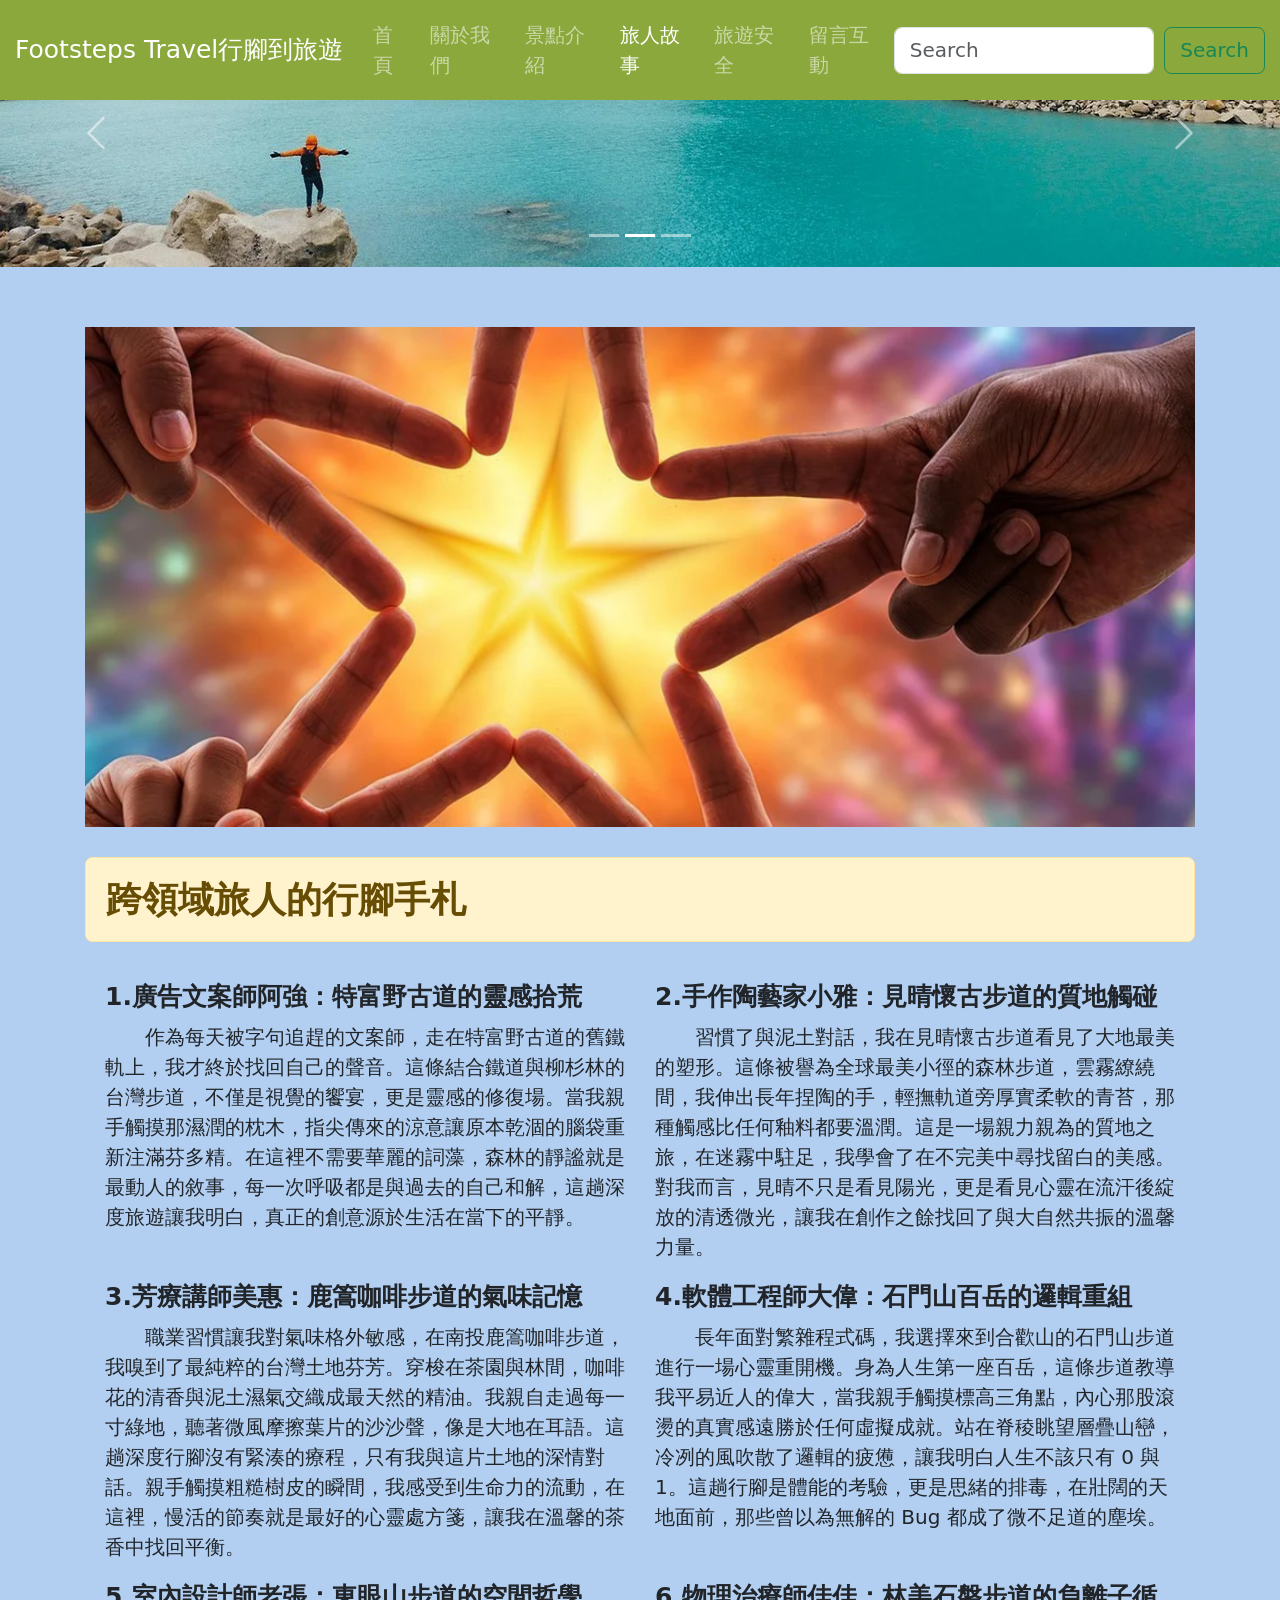
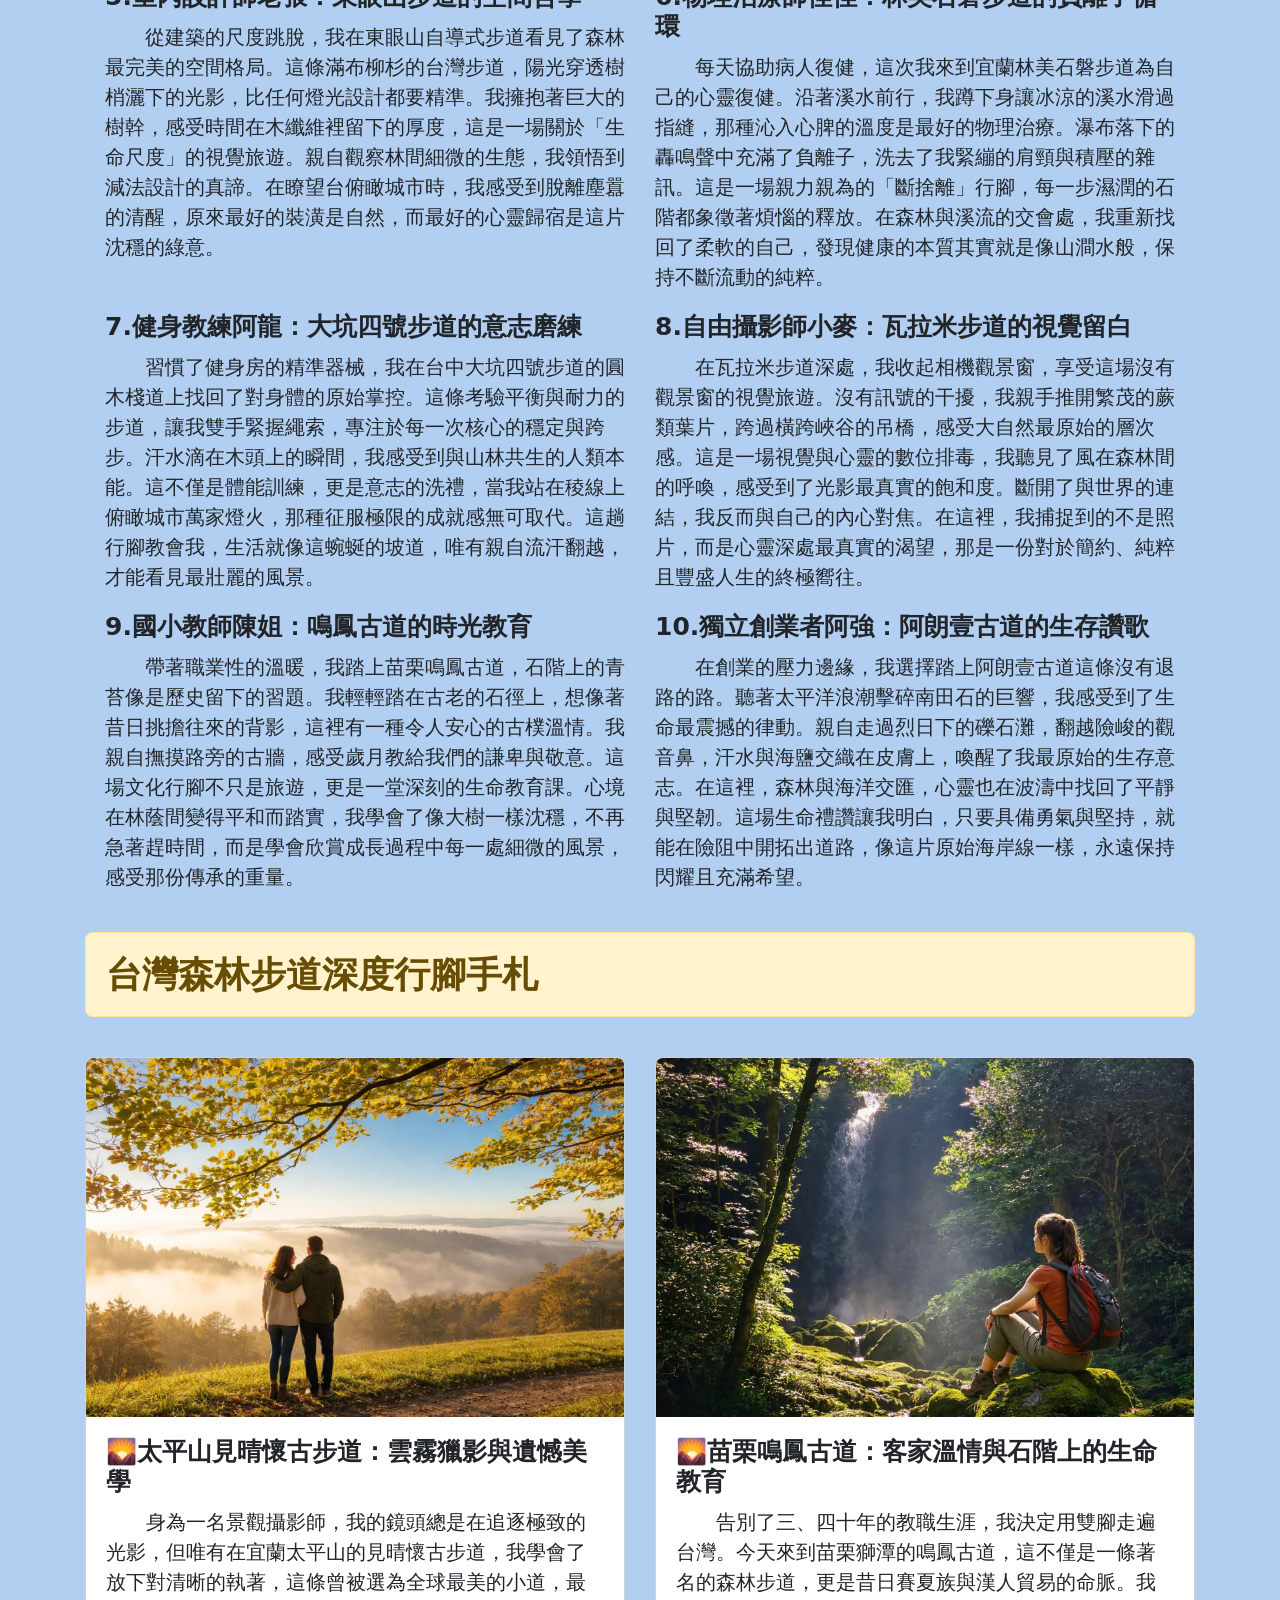
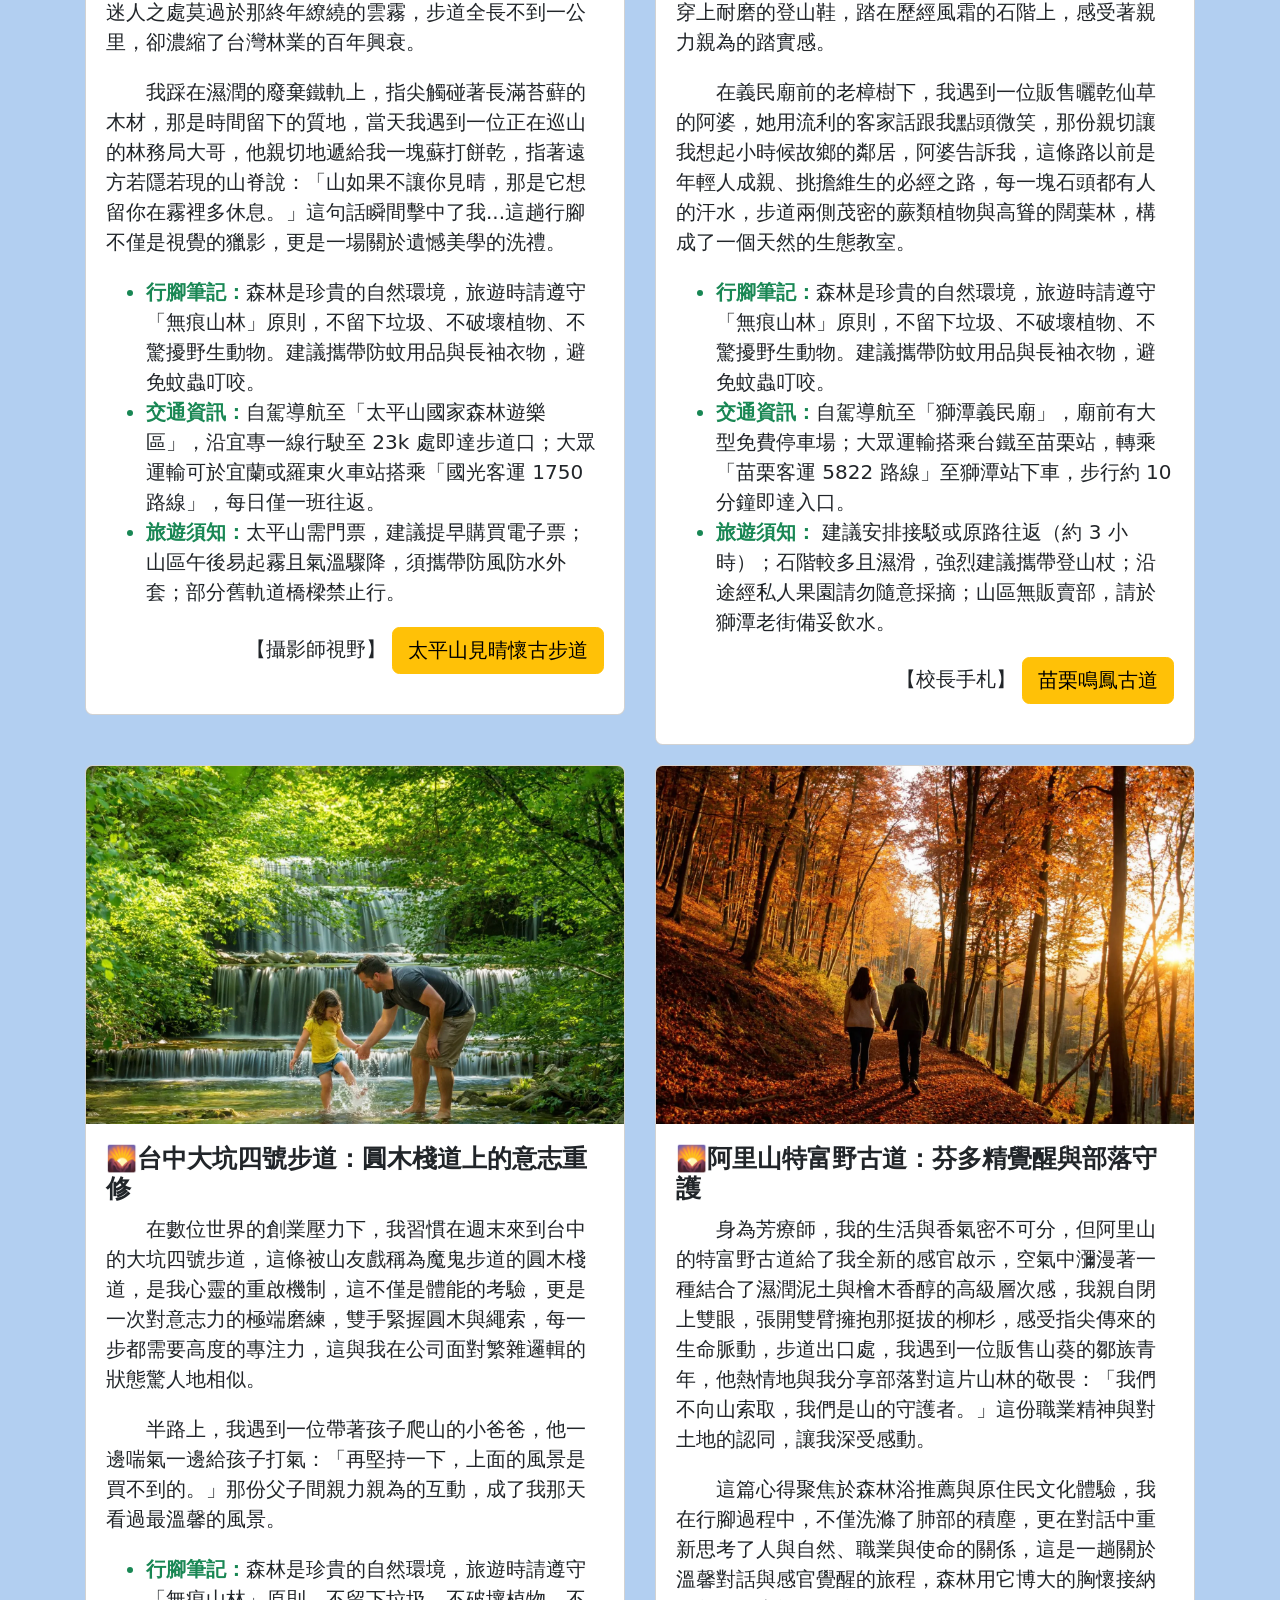
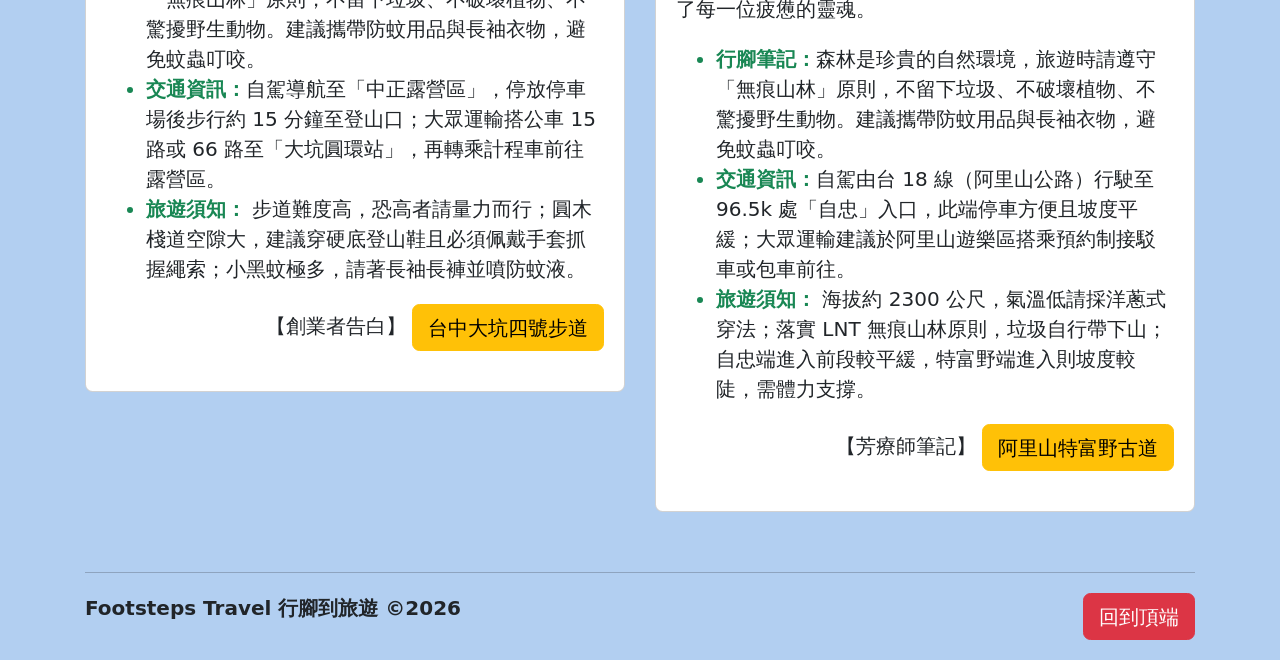
<file: Stories.html>
<!-- 宣告網頁文件是HTML5格式 -->
<!doctype html>
<!-- 網頁所屬地區語言 -->
<html lang="zh-Hant-TW">
  <!-- 檔頭、SEO/GEO/AEO -->
  <head>
    <!-- 文字編碼 -->
    <meta charset="utf-8">
    <!-- RWD響應式網站 -->
    <meta name="viewport" content="width=device-width, initial-scale=1">
    <!-- 網頁作者(擁有者)，品牌名稱 -->
    <meta name="author" content="Footsteps Travel,行腳到旅遊,台灣最美森林步道推薦">
    <!-- 網頁描述，網頁內容濃縮，可透過ChatGPT協助生成 -->
    <meta name="description" content=" 溪頭自然教育園區森林步道推薦，療癒系旅遊體驗，享受芬多精與放鬆慢活的台灣森林旅行。">
    <!-- 網頁編輯器 -->
    <meta name="generator" content="太平山森林遊樂區步道,阿里山眠月線,鐵道森林經典,溪頭森林步道,天空步道,南投森林經典,大坑風景區步道,中部森林步道代表,台灣山毛櫸步道,秋天楓紅絕美,坪林古道, 平溪古道等歷史步道,日月潭涵碧步道,湖畔森林步道,溪頭自然教育園區,多種林間小徑,杉林溪森林遊憩區,巨木及森林小徑,東眼山國家森林步道,北部森林代表">
    <!-- 網頁關鍵字，網頁內容提取，可透過ChatGPT協助生成 -->
    <meta name="keywords" content="台灣森林步道, 心靈療癒, 深度旅遊, SEO內容行銷, 旅人心得, 森林浴推薦, 數位排毒, 慢活生活">
    <!-- favicon品牌Logo,第一行針對IE和其他瀏覽器,第二行針對IE之外的瀏覽器 -->
    <link rel="shortcut icon" href="/favicon.ico"type="image/x-icon">
    <link rel="icon" href="/favicon.ico" type="image/x-icon">
    <!-- 網頁標題，包含網站名稱和網頁名稱 -->
    <title>Footsteps Trave  行腳到旅遊-景點介紹 </title>
    <!-- bootstrap雲端CSS外部檔 -->
    <link href="https://cdn.jsdelivr.net/npm/bootstrap@5.3.8/dist/css/bootstrap.min.css" rel="stylesheet" integrity="sha384-sRIl4kxILFvY47J16cr9ZwB07vP4J8+LH7qKQnuqkuIAvNWLzeN8tE5YBujZqJLB" crossorigin="anonymous">
    <!-- 自訂的CSS -->
    <link rel="stylesheet" href="css/custom.css">
    <!-- GoogieIconfonts -->
    <!-- <link rel="stylesheet" href="https://fonts.googleapis.com/icon?family=Material+Icons"> -->
    <!-- GA追蹤碼 -->
    <!-- Google tag (gtag.js) -->
    <script async src="https://www.googletagmanager.com/gtag/js?id=G-4BW26CEPGS"></script>
    <script>
      window.dataLayer = window.dataLayer || [];
      function gtag(){dataLayer.push(arguments);}
      gtag('js', new Date());

      gtag('config', 'G-4BW26CEPGS');
    </script>
  </head>
  <!-- 網頁文本 -->
  <body class="=bg-color-blue">
    <header class="fixed-top">
      <nav class="navbar navbar-expand-lg bg-dark navbar-dark">
        <div class="container-fluid">
          <a class="navbar-brand" href="index.html">Footsteps Travel行腳到旅遊</a>
          <button class="navbar-toggler" type="button" data-bs-toggle="collapse" data-bs-target="#navbarSupportedContent" aria-controls="navbarSupportedContent" aria-expanded="false" aria-label="Toggle navigation">
            <span class="navbar-toggler-icon"></span>
          </button>
          <div class="collapse navbar-collapse" id="navbarSupportedContent">
            <ul class="navbar-nav me-auto mb-2 mb-lg-0">
              <li class="nav-item">
                <a class="nav-link "  href="index.html">首頁</a>
              </li>
              <li class="nav-item">
                <a class="nav-link"  href="About us.html">關於我們</a>
              </li>
              <li class="nav-item">
                <a class="nav-link "  href="Trails.html">景點介紹</a>
              </li>
              <li class="nav-item">
                <a class="nav-link active" aria-current="page"href="Stories.html">旅人故事</a>
              </li>
              <li class="nav-item">
                <a class="nav-link" href="Safety.html">旅遊安全</a>
              </li>
              <li class="nav-item">
                <a class="nav-link" href="https://toolkit.url.com.tw/bbs/index.php?email=bbs@snowhsu119.url.tw" target="_blank">留言互動</a>
              </li>
            </ul>
            <form class="d-flex" role="search">
              <input class="form-control me-2" type="search" placeholder="Search" aria-label="Search"/>
              <button class="btn btn-outline-success" type="submit">Search</button>
            </form>
          </div>
        </div>
      </nav>
    
    </header>
    <main>
    <!-- 輪播圖外層 -->
      <div id="carouselExampleIndicators" class="carousel slide" data-bs-ride="carousel" data-bs-interval="2000" data-bs-pause="false">
        <!-- 指示器 -->
        <div class="carousel-indicators">
          <button type="button" data-bs-target="#carouselExampleIndicators" data-bs-slide-to="0" class="active" aria-current="true" aria-label="Slide 1"></button>
          <button type="button" data-bs-target="#carouselExampleIndicators" data-bs-slide-to="1" aria-label="Slide 2"></button>
          <button type="button" data-bs-target="#carouselExampleIndicators" data-bs-slide-to="2" aria-label="Slide 3"></button>
        </div>
        <!-- 輪播圖片 -->
        <div class="carousel-inner">
          <div class="carousel-item active">
            <img src="images/index/Taiwan--Forest--Trails-006_1920.webp" class="d-block w-100" alt="忘憂森林（鹿谷）,步道北部森林代表" title="忘憂森林（鹿谷）,步道北部森林代表" aria-label="忘憂森林（鹿谷）,步道北部森林代表">
          </div>
          <div class="carousel-item active">
            <img src="images/index/Taiwan-Forest-Trails-004_1920.webp" class="d-block w-100" alt="東溪頭自然教育園區,步道中部森林代表" title="溪頭自然教育園區,步道中部森林代表" aria-label="溪頭自然教育園區,步道中部森林代表">
          </div>
          <div class="carousel-item active">
            <img src="images/index/Taiwan--Forest-Trails-005_1920.webp" class="d-block w-100" alt="奧萬大國家森林遊樂區—賞楓步道群" title="奧萬大國家森林遊樂區—賞楓步道群" aria-label="奧萬大國家森林遊樂區—賞楓步道群">
          </div>
        </div>
        <!-- 控制器 -->
        <button class="carousel-control-prev" type="button" data-bs-target="#carouselExampleIndicators" data-bs-slide="prev">
          <span class="carousel-control-prev-icon" aria-hidden="true"></span>
          <span class="visually-hidden">Previous</span>
        </button>
        <button class="carousel-control-next" type="button" data-bs-target="#carouselExampleIndicators" data-bs-slide="next">
          <span class="carousel-control-next-icon" aria-hidden="true"></span>
          <span class="visually-hidden">Next</span>
        </button>
      </div>
      <!-- 以下是網頁主內容 -->
      <div class="container">
        <div class="row mt-5">
          <div id="notes" class="card card-no-border">
            <img src="images/index/Taiwan-Forest-Trails-601_450 .webp" class="imgCut" alt="森林步道、療癒旅行、放鬆旅遊、台灣秘境" title="森林步道、療癒旅行、放鬆旅遊、台灣秘境" aria-label="森林步道、療癒旅行、放鬆旅遊、台灣秘境">
            <h2 class="alert alert-warning mt-4" role="alert">跨領域旅人的行腳手札</h2>
            <div class="card-body">
              <div class="row">
                <div class="col-lg-6">
                  <h5>1.廣告文案師阿強：特富野古道的靈感拾荒</h5>
                  <p style="text-indent:2em;">作為每天被字句追趕的文案師，走在特富野古道的舊鐵軌上，我才終於找回自己的聲音。這條結合鐵道與柳杉林的台灣步道，不僅是視覺的饗宴，更是靈感的修復場。當我親手觸摸那濕潤的枕木，指尖傳來的涼意讓原本乾涸的腦袋重新注滿芬多精。在這裡不需要華麗的詞藻，森林的靜謐就是最動人的敘事，每一次呼吸都是與過去的自己和解，這趟深度旅遊讓我明白，真正的創意源於生活在當下的平靜。</p>
                </div>
                <div class="col-lg-6">
                  <h5>2.手作陶藝家小雅：見晴懷古步道的質地觸碰</h5>
                  <p style="text-indent:2em;">習慣了與泥土對話，我在見晴懷古步道看見了大地最美的塑形。這條被譽為全球最美小徑的森林步道，雲霧繚繞間，我伸出長年捏陶的手，輕撫軌道旁厚實柔軟的青苔，那種觸感比任何釉料都要溫潤。這是一場親力親為的質地之旅，在迷霧中駐足，我學會了在不完美中尋找留白的美感。對我而言，見晴不只是看見陽光，更是看見心靈在流汗後綻放的清透微光，讓我在創作之餘找回了與大自然共振的溫馨力量。</p>
                </div>
              </div>
              <div class="row">
                <div class="col-lg-6">
                  <h5>3.芳療講師美惠：鹿篙咖啡步道的氣味記憶</h5>
                  <p style="text-indent:2em;">職業習慣讓我對氣味格外敏感，在南投鹿篙咖啡步道，我嗅到了最純粹的台灣土地芬芳。穿梭在茶園與林間，咖啡花的清香與泥土濕氣交織成最天然的精油。我親自走過每一寸綠地，聽著微風摩擦葉片的沙沙聲，像是大地在耳語。這趟深度行腳沒有緊湊的療程，只有我與這片土地的深情對話。親手觸摸粗糙樹皮的瞬間，我感受到生命力的流動，在這裡，慢活的節奏就是最好的心靈處方箋，讓我在溫馨的茶香中找回平衡。</p>
                </div>
                <div class="col-lg-6">
                  <h5>4.軟體工程師大偉：石門山百岳的邏輯重組</h5>
                  <p style="text-indent:2em;">長年面對繁雜程式碼，我選擇來到合歡山的石門山步道進行一場心靈重開機。身為人生第一座百岳，這條步道教導我平易近人的偉大，當我親手觸摸標高三角點，內心那股滾燙的真實感遠勝於任何虛擬成就。站在脊稜眺望層疊山巒，冷冽的風吹散了邏輯的疲憊，讓我明白人生不該只有 0 與 1。這趟行腳是體能的考驗，更是思緒的排毒，在壯闊的天地面前，那些曾以為無解的 Bug 都成了微不足道的塵埃。</p>
                </div>
              </div>
              <div class="row">
                <div class="col-lg-6">
                  <h5>5.室內設計師老張：東眼山步道的空間哲學</h5>
                  <p style="text-indent:2em;">從建築的尺度跳脫，我在東眼山自導式步道看見了森林最完美的空間格局。這條滿布柳杉的台灣步道，陽光穿透樹梢灑下的光影，比任何燈光設計都要精準。我擁抱著巨大的樹幹，感受時間在木纖維裡留下的厚度，這是一場關於「生命尺度」的視覺旅遊。親自觀察林間細微的生態，我領悟到減法設計的真諦。在瞭望台俯瞰城市時，我感受到脫離塵囂的清醒，原來最好的裝潢是自然，而最好的心靈歸宿是這片沈穩的綠意。</p>
                </div>
                <div class="col-lg-6">
                  <h5>6.物理治療師佳佳：林美石磐步道的負離子循環</h5>
                  <p style="text-indent:2em;">每天協助病人復健，這次我來到宜蘭林美石磐步道為自己的心靈復健。沿著溪水前行，我蹲下身讓冰涼的溪水滑過指縫，那種沁入心脾的溫度是最好的物理治療。瀑布落下的轟鳴聲中充滿了負離子，洗去了我緊繃的肩頸與積壓的雜訊。這是一場親力親為的「斷捨離」行腳，每一步濕潤的石階都象徵著煩惱的釋放。在森林與溪流的交會處，我重新找回了柔軟的自己，發現健康的本質其實就是像山澗水般，保持不斷流動的純粹。</p>
                </div>
              </div>
              <div class="row">
                <div class="col-lg-6">
                  <h5>7.健身教練阿龍：大坑四號步道的意志磨練</h5>
                  <p style="text-indent:2em;">習慣了健身房的精準器械，我在台中大坑四號步道的圓木棧道上找回了對身體的原始掌控。這條考驗平衡與耐力的步道，讓我雙手緊握繩索，專注於每一次核心的穩定與跨步。汗水滴在木頭上的瞬間，我感受到與山林共生的人類本能。這不僅是體能訓練，更是意志的洗禮，當我站在稜線上俯瞰城市萬家燈火，那種征服極限的成就感無可取代。這趟行腳教會我，生活就像這蜿蜒的坡道，唯有親自流汗翻越，才能看見最壯麗的風景。</p>
                </div>
                <div class="col-lg-6">
                  <h5>8.自由攝影師小麥：瓦拉米步道的視覺留白</h5>
                  <p style="text-indent:2em;">在瓦拉米步道深處，我收起相機觀景窗，享受這場沒有觀景窗的視覺旅遊。沒有訊號的干擾，我親手推開繁茂的蕨類葉片，跨過橫跨峽谷的吊橋，感受大自然最原始的層次感。這是一場視覺與心靈的數位排毒，我聽見了風在森林間的呼喚，感受到了光影最真實的飽和度。斷開了與世界的連結，我反而與自己的內心對焦。在這裡，我捕捉到的不是照片，而是心靈深處最真實的渴望，那是一份對於簡約、純粹且豐盛人生的終極嚮往。</p>
                </div>
              </div>
              <div class="row">
                <div class="col-lg-6">
                  <h5>9.國小教師陳姐：鳴鳳古道的時光教育</h5>
                  <p style="text-indent:2em;">帶著職業性的溫暖，我踏上苗栗鳴鳳古道，石階上的青苔像是歷史留下的習題。我輕輕踏在古老的石徑上，想像著昔日挑擔往來的背影，這裡有一種令人安心的古樸溫情。我親自撫摸路旁的古牆，感受歲月教給我們的謙卑與敬意。這場文化行腳不只是旅遊，更是一堂深刻的生命教育課。心境在林蔭間變得平和而踏實，我學會了像大樹一樣沈穩，不再急著趕時間，而是學會欣賞成長過程中每一處細微的風景，感受那份傳承的重量。</p>
                </div>
                <div class="col-lg-6">
                  <h5>10.獨立創業者阿強：阿朗壹古道的生存讚歌</h5>
                  <p style="text-indent:2em;">在創業的壓力邊緣，我選擇踏上阿朗壹古道這條沒有退路的路。聽著太平洋浪潮擊碎南田石的巨響，我感受到了生命最震撼的律動。親自走過烈日下的礫石灘，翻越險峻的觀音鼻，汗水與海鹽交織在皮膚上，喚醒了我最原始的生存意志。在這裡，森林與海洋交匯，心靈也在波濤中找回了平靜與堅韌。這場生命禮讚讓我明白，只要具備勇氣與堅持，就能在險阻中開拓出道路，像這片原始海岸線一樣，永遠保持閃耀且充滿希望。</p>
                </div>
              </div>
            </div>
          </div>
        </div>
        <h2 class="alert alert-warning" role="alert">台灣森林步道深度行腳手札</h2>
        <div class="row">
          <div class="col-lg-6 mt-3">
            <div class="card">
              <img src="images/index/Taiwan-Forest-Trails-601_4-3.webp" class="card-img-top" alt="太平山見晴懷古步道" title="太平山見晴懷古步道" aria-label="太平山見晴懷古步道">
              <div class="card-body">
                <h5 class="card-title"><b>🌄太平山見晴懷古步道：雲霧獵影與遺憾美學</b></h5>
                <p style="text-indent:2em;">身為一名景觀攝影師，我的鏡頭總是在追逐極致的光影，但唯有在宜蘭太平山的見晴懷古步道，我學會了放下對清晰的執著，這條曾被選為全球最美的小道，最迷人之處莫過於那終年繚繞的雲霧，步道全長不到一公里，卻濃縮了台灣林業的百年興衰。</p>  
                <p style="text-indent:2em;">我踩在濕潤的廢棄鐵軌上，指尖觸碰著長滿苔蘚的木材，那是時間留下的質地，當天我遇到一位正在巡山的林務局大哥，他親切地遞給我一塊蘇打餅乾，指著遠方若隱若現的山脊說：「山如果不讓你見晴，那是它想留你在霧裡多休息。」這句話瞬間擊中了我...這趟行腳不僅是視覺的獵影，更是一場關於遺憾美學的洗禮。</p>
              <ul>
                <li><span class="text-success"><b>行腳筆記：</b></span>森林是珍貴的自然環境，旅遊時請遵守「無痕山林」原則，不留下垃圾、不破壞植物、不驚擾野生動物。建議攜帶防蚊用品與長袖衣物，避免蚊蟲叮咬。</li>
                <li><span class="text-success"><b>交通資訊：</b></span>自駕導航至「太平山國家森林遊樂區」，沿宜專一線行駛至 23k 處即達步道口；大眾運輸可於宜蘭或羅東火車站搭乘「國光客運 1750 路線」，每日僅一班往返。</li>
                <li><span class="text-success"><b>旅遊須知：</b></span>太平山需門票，建議提早購買電子票；山區午後易起霧且氣溫驟降，須攜帶防風防水外套；部分舊軌道橋樑禁止行。</li>
              </ul>
                <p class="text-end">【攝影師視野】
                <a href="https://recreation.forest.gov.tw/Trail/RT?tr_id=019" target="_blank" class="btn btn-warning" role="button">太平山見晴懷古步道</a>
                </p>
              </div>
            </div>
          </div>
          <div class="col-lg-6 mt-3">
            <div class="card">
              <img src="images/index/Taiwan-Forest-Trails-605_4-3.webp" class="card-img-top" alt="苗栗鳴鳳古道" title="苗栗鳴鳳古道" aria-label="苗栗鳴鳳古道">
              <div class="card-body">
                <h5 class="card-title"><b>🌄苗栗鳴鳳古道：客家溫情與石階上的生命教育</b></h5>
                <p style="text-indent:2em;">告別了三、四十年的教職生涯，我決定用雙腳走遍台灣。今天來到苗栗獅潭的鳴鳳古道，這不僅是一條著名的森林步道，更是昔日賽夏族與漢人貿易的命脈。我穿上耐磨的登山鞋，踏在歷經風霜的石階上，感受著親力親為的踏實感。</p>
                <p style="text-indent:2em;">在義民廟前的老樟樹下，我遇到一位販售曬乾仙草的阿婆，她用流利的客家話跟我點頭微笑，那份親切讓我想起小時候故鄉的鄰居，阿婆告訴我，這條路以前是年輕人成親、挑擔維生的必經之路，每一塊石頭都有人的汗水，步道兩側茂密的蕨類植物與高聳的闊葉林，構成了一個天然的生態教室。</p>
              <ul>
                <li><span class="text-success"><b>行腳筆記：</b></span>森林是珍貴的自然環境，旅遊時請遵守「無痕山林」原則，不留下垃圾、不破壞植物、不驚擾野生動物。建議攜帶防蚊用品與長袖衣物，避免蚊蟲叮咬。</li>
                <li><span class="text-success"><b>交通資訊：</b></span>自駕導航至「獅潭義民廟」，廟前有大型免費停車場；大眾運輸搭乘台鐵至苗栗站，轉乘「苗栗客運 5822 路線」至獅潭站下車，步行約 10 分鐘即達入口。</li>
                <li><span class="text-success"><b>旅遊須知：</b></span> 建議安排接駁或原路往返（約 3 小時）；石階較多且濕滑，強烈建議攜帶登山杖；沿途經私人果園請勿隨意採摘；山區無販賣部，請於獅潭老街備妥飲水。</li>
              </ul>  
                <p class="text-end">【校長手札】
                <a href="https://www.touwu.gov.tw/touwu_travel/News_Content_Travel.aspx?Create=1&n=4348&state=59D3F75B9EEAAE20&s=145875&ccms_cs=1&sms=11223" target="_blank" class="btn btn-warning" role="button">苗栗鳴鳳古道</a>
                </p>
              </div>
            </div>
          </div>
        </div>
        <div class="row mb-5">
          <div class="col-lg-6 mt-3">
            <div class="card">
              <img src="images/index/Taiwan-Forest-Trails-604_4-3.webp" class="card-img-top" alt="台中大坑四號步道" title="台中大坑四號步道" aria-label="台中大坑四號步道">
              <div class="card-body">
                <h5 class="card-title"><b>🌄台中大坑四號步道：圓木棧道上的意志重修</b></h5>
                <p style="text-indent:2em;">在數位世界的創業壓力下，我習慣在週末來到台中的大坑四號步道，這條被山友戲稱為魔鬼步道的圓木棧道，是我心靈的重啟機制，這不僅是體能的考驗，更是一次對意志力的極端磨練，雙手緊握圓木與繩索，每一步都需要高度的專注力，這與我在公司面對繁雜邏輯的狀態驚人地相似。</p>
                <p style="text-indent:2em;">半路上，我遇到一位帶著孩子爬山的小爸爸，他一邊喘氣一邊給孩子打氣：「再堅持一下，上面的風景是買不到的。」那份父子間親力親為的互動，成了我那天看過最溫馨的風景。</p>
                <ul>
                <li><span class="text-success"><b>行腳筆記：</b></span>森林是珍貴的自然環境，旅遊時請遵守「無痕山林」原則，不留下垃圾、不破壞植物、不驚擾野生動物。建議攜帶防蚊用品與長袖衣物，避免蚊蟲叮咬。</li>
                <li><span class="text-success"><b>交通資訊：</b></span>自駕導航至「中正露營區」，停放停車場後步行約 15 分鐘至登山口；大眾運輸搭公車 15 路或 66 路至「大坑圓環站」，再轉乘計程車前往露營區。</li>
                <li><span class="text-success"><b>旅遊須知：</b></span> 步道難度高，恐高者請量力而行；圓木棧道空隙大，建議穿硬底登山鞋且必須佩戴手套抓握繩索；小黑蚊極多，請著長袖長褲並噴防蚊液。</li>
              </ul>  
                <p class="text-end">【創業者告白】
                <a href="https://travel.taichung.gov.tw/zh-tw/attractions/intro/361" target="_blank" class="btn btn-warning" role="button">台中大坑四號步道</a>
                </p>
              </div>
            </div>
          </div>
          <div class="col-lg-6 mt-3">
            <div class="card">
              <img src="images/index/Taiwan-Forest-Trails-602_4-3.webp" class="card-img-top" alt="阿里山特富野古道" title="阿里山特富野古道" aria-label="阿里山特富野古道">
              <div class="card-body">
                <h5 class="card-title"><b>🌄阿里山特富野古道：芬多精覺醒與部落守護</b></h5>
                <p style="text-indent:2em;">身為芳療師，我的生活與香氣密不可分，但阿里山的特富野古道給了我全新的感官啟示，空氣中瀰漫著一種結合了濕潤泥土與檜木香醇的高級層次感，我親自閉上雙眼，張開雙臂擁抱那挺拔的柳杉，感受指尖傳來的生命脈動，步道出口處，我遇到一位販售山葵的鄒族青年，他熱情地與我分享部落對這片山林的敬畏：「我們不向山索取，我們是山的守護者。」這份職業精神與對土地的認同，讓我深受感動。</p>
                <p style="text-indent:2em;">這篇心得聚焦於森林浴推薦與原住民文化體驗，我在行腳過程中，不僅洗滌了肺部的積塵，更在對話中重新思考了人與自然、職業與使命的關係，這是一趟關於溫馨對話與感官覺醒的旅程，森林用它博大的胸懷接納了每一位疲憊的靈魂。</p>
              <ul>
                <li><span class="text-success"><b>行腳筆記：</b></span>森林是珍貴的自然環境，旅遊時請遵守「無痕山林」原則，不留下垃圾、不破壞植物、不驚擾野生動物。建議攜帶防蚊用品與長袖衣物，避免蚊蟲叮咬。</li>
                <li><span class="text-success"><b>交通資訊：</b></span>自駕由台 18 線（阿里山公路）行駛至 96.5k 處「自忠」入口，此端停車方便且坡度平緩；大眾運輸建議於阿里山遊樂區搭乘預約制接駁車或包車前往。</li>
                <li><span class="text-success"><b>旅遊須知：</b></span> 海拔約 2300 公尺，氣溫低請採洋蔥式穿法；落實 LNT 無痕山林原則，垃圾自行帶下山；自忠端進入前段較平緩，特富野端進入則坡度較陡，需體力支撐。</li>
              </ul>  
   
                <p class="text-end">【芳療師筆記】
                <a href="https://www.ali-nsa.net/zh-tw/attractions/detail/503" target="_blank" class="btn btn-warning" role="button">阿里山特富野古道</a>
                </p>
              </div>
            </div>
          </div>
        </div>
        <hr>
      </div>
      <footer class="container">
        <p class="float-end"><a href="#top" class="btn btn-danger">回到頂端</a></p>
        <p><b>Footsteps Travel 行腳到旅遊 &copy;2026</b></p>
      </footer>
    </main>
    <!-- Bootstrap雲端JS -->
    <script src="https://cdn.jsdelivr.net/npm/bootstrap@5.3.6/dist/js/bootstrap.bundle.min.js" integrity="sha384-j1CDi7MgGQ12Z7Qab0qlWQ/Qqz24Gc6BM0thvEMVjHnfYGF0rmFCozFSxQBxwHKO" crossorigin="anonymous"></script>
  </body>
</html>
</file>
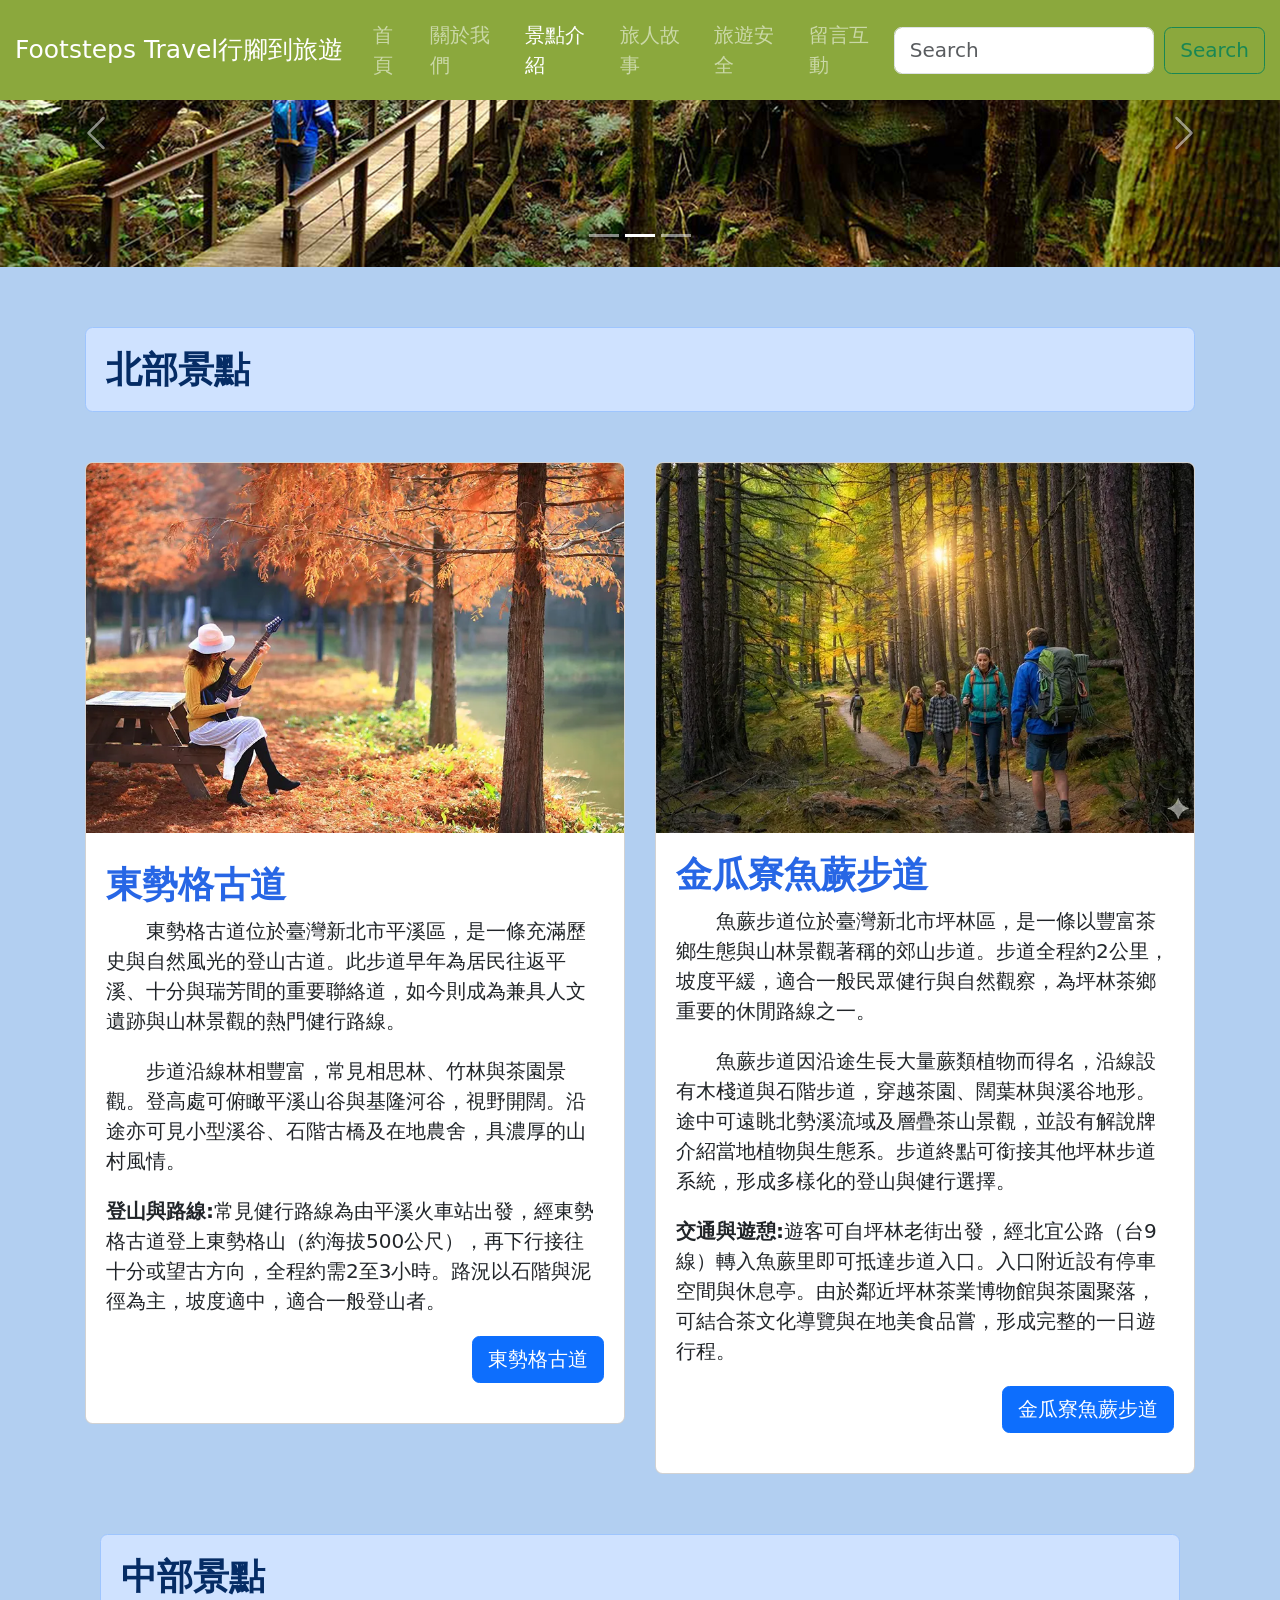
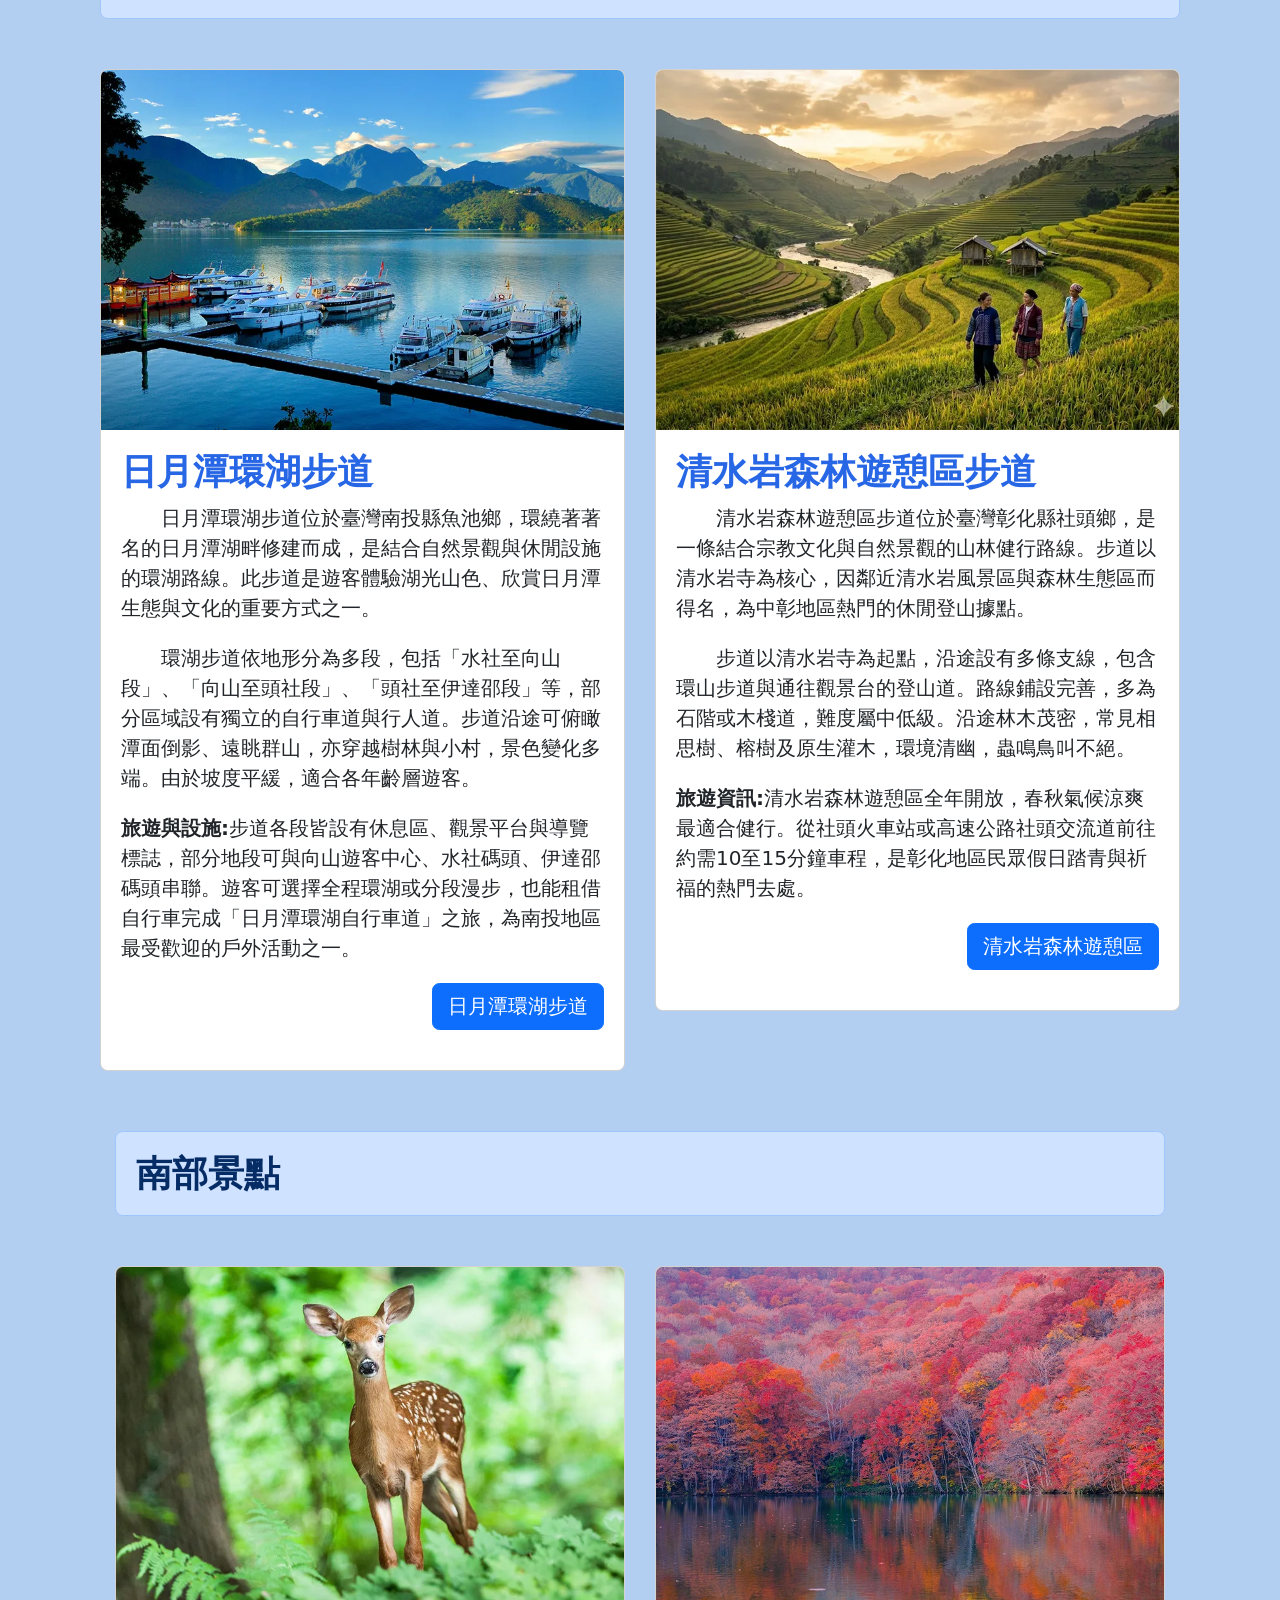
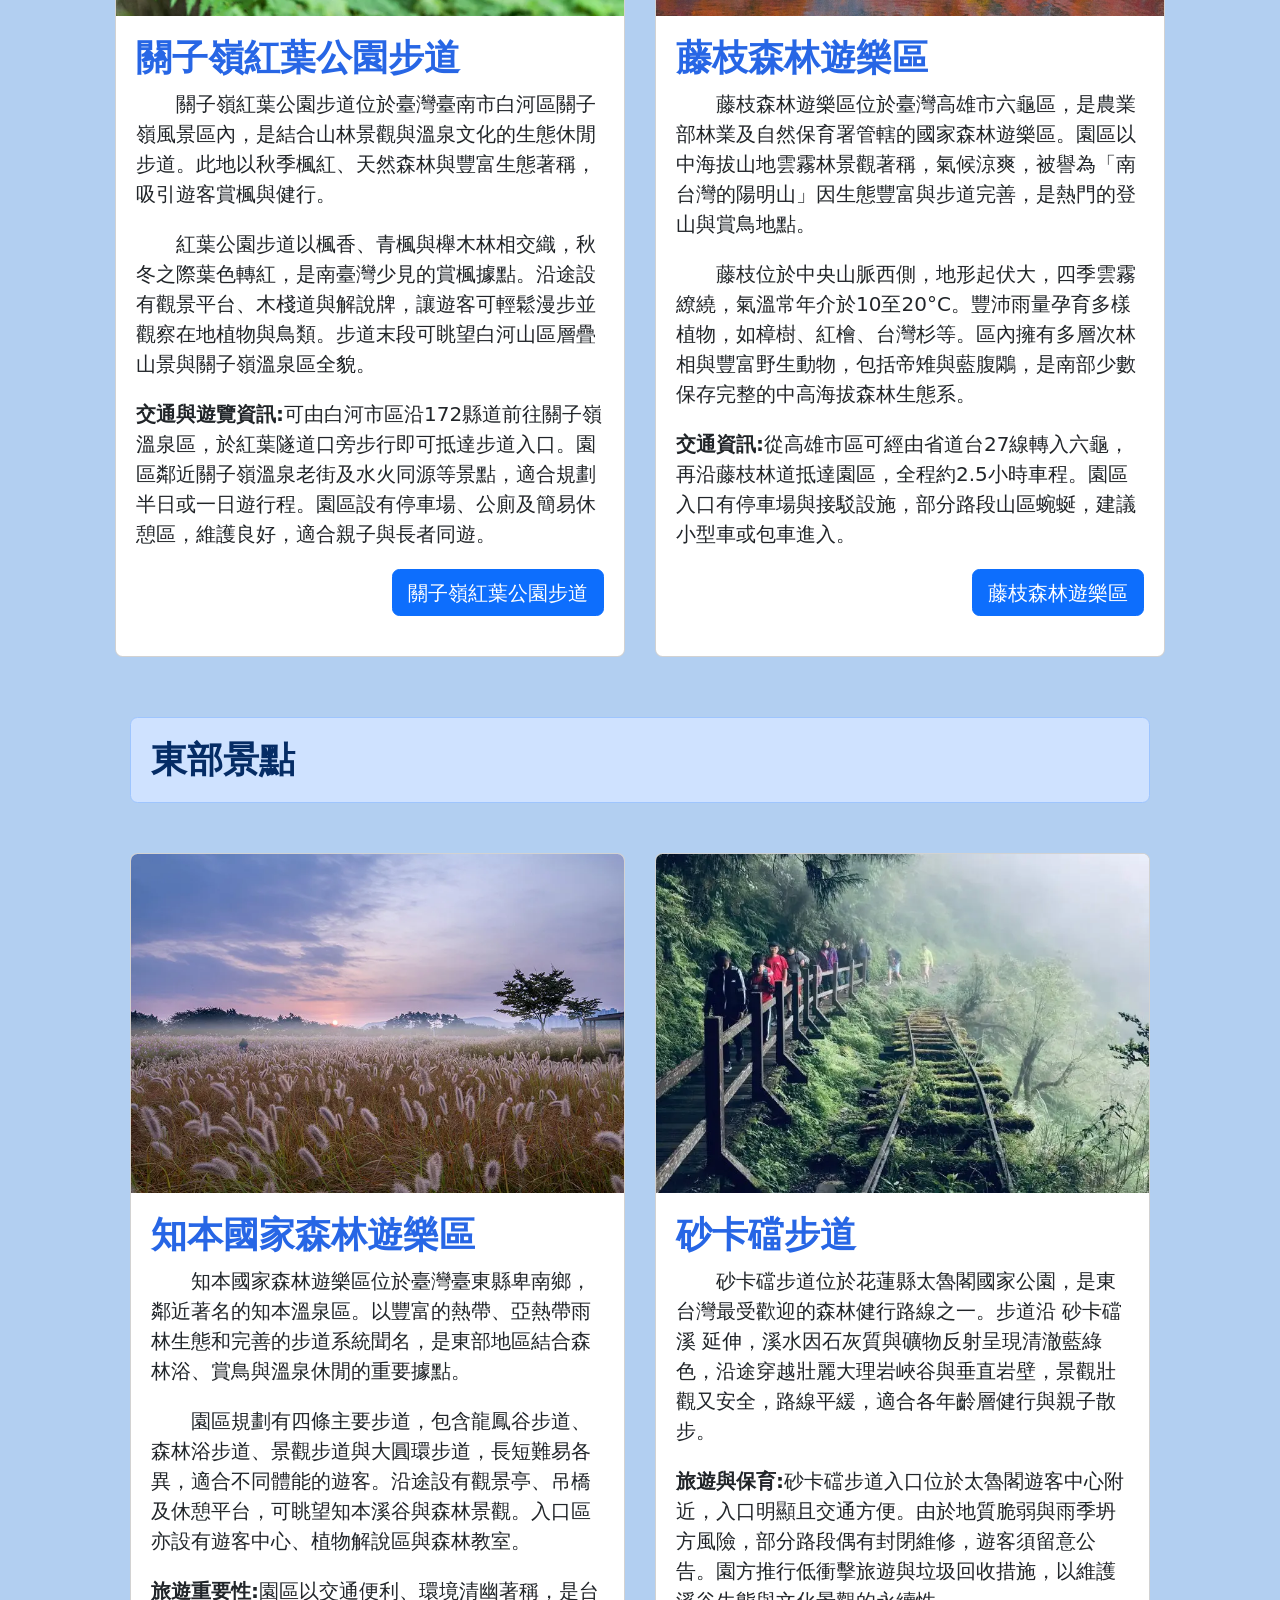
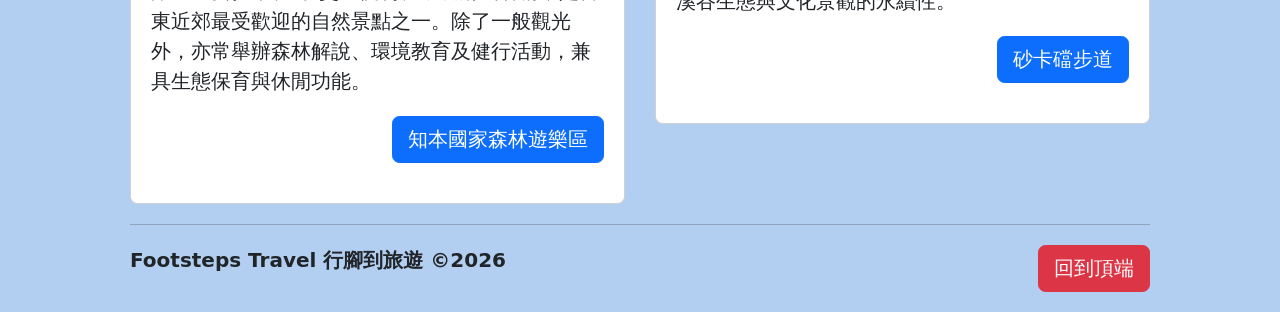
<file: Trails.html>
<!-- 宣告網頁文件是HTML5格式 -->
<!doctype html>
<!-- 網頁所屬地區語言 -->
<html lang="zh-Hant-TW">
  <!-- 檔頭、SEO/GEO/AEO -->
  <head>
    <!-- 文字編碼 -->
    <meta charset="utf-8">
    <!-- RWD響應式網站 -->
    <meta name="viewport" content="width=device-width, initial-scale=1">
    <!-- 網頁作者(擁有者)，品牌名稱 -->
    <meta name="author" content="Footsteps Travel,行腳到旅遊,台灣最美森林步道推薦">
    <!-- 網頁描述，網頁內容濃縮，可透過ChatGPT協助生成 -->
    <meta name="description" content=" 探索台灣最美森林步道, 見晴懷古步道,眠月線,溪頭天空步道,人氣健行路線，感受森林秘境與自然生態之美, 30分鐘森林步道,新手登山步道推薦,有山景的步道,開闊視野步道,北部森林步道推薦,南投森林步道,阿里山步道推薦,花蓮山海步道,假日輕旅行步道,不累的登山路線">
    <!-- 網頁編輯器 -->
    <meta name="generator" content="太平山森林遊樂區步道,阿里山眠月線,鐵道森林經典,溪頭森林步道,天空步道,南投森林經典,大坑風景區步道,中部森林步道代表,台灣山毛櫸步道,秋天楓紅絕美,坪林古道, 平溪古道等歷史步道,日月潭涵碧步道,湖畔森林步道,溪頭自然教育園區,多種林間小徑,杉林溪森林遊憩區,巨木及森林小徑,東眼山國家森林步道,北部森林代表">
    <!-- 網頁關鍵字，網頁內容提取，可透過ChatGPT協助生成 -->
    <meta name="keywords" content="夢幻森林步道,如宜蘭太平山,見晴懷古步道,台灣山毛櫸步道,迷霧鐵道,秋季金黃森林,,阿里山眠月線,南投的溪頭天空步道,涵碧步道,森林浴,湖畔散步,台灣最受歡迎的自然健行景點,Footsteps Trave行腳到旅遊">
    <!-- favicon品牌Logo,第一行針對IE和其他瀏覽器,第二行針對IE之外的瀏覽器 -->
    <link rel="shortcut icon" href="/favicon.ico"type="image/x-icon">
    <link rel="icon" href="/favicon.ico" type="image/x-icon">
    <!-- 網頁標題，包含網站名稱和網頁名稱 -->
    <title>Footsteps Trave  行腳到旅遊-景點介紹 </title>
    <!-- bootstrap雲端CSS外部檔 -->
    <link href="https://cdn.jsdelivr.net/npm/bootstrap@5.3.8/dist/css/bootstrap.min.css" rel="stylesheet" integrity="sha384-sRIl4kxILFvY47J16cr9ZwB07vP4J8+LH7qKQnuqkuIAvNWLzeN8tE5YBujZqJLB" crossorigin="anonymous">
    <!-- 自訂的CSS -->
    <link rel="stylesheet" href="css/custom.css">
    <!-- GoogieIconfonts -->
    <!-- <link rel="stylesheet" href="https://fonts.googleapis.com/icon?family=Material+Icons"> -->
    <!-- GA追蹤碼 -->
    <!-- Google tag (gtag.js) -->
    <script async src="https://www.googletagmanager.com/gtag/js?id=G-4BW26CEPGS"></script>
    <script>
      window.dataLayer = window.dataLayer || [];
      function gtag(){dataLayer.push(arguments);}
      gtag('js', new Date());

      gtag('config', 'G-4BW26CEPGS');
    </script>
  </head>
  <!-- 網頁文本 -->
  <body class="=bg-color-blue">
    <header class="fixed-top">
      <nav class="navbar navbar-expand-lg bg-dark navbar-dark">
        <div class="container-fluid">
          <a class="navbar-brand" href="index.html">Footsteps Travel行腳到旅遊</a>
          <button class="navbar-toggler" type="button" data-bs-toggle="collapse" data-bs-target="#navbarSupportedContent" aria-controls="navbarSupportedContent" aria-expanded="false" aria-label="Toggle navigation">
            <span class="navbar-toggler-icon"></span>
          </button>
          <div class="collapse navbar-collapse" id="navbarSupportedContent">
            <ul class="navbar-nav me-auto mb-2 mb-lg-0">
              <li class="nav-item">
                <a class="nav-link "  href="index.html">首頁</a>
              </li>
              <li class="nav-item">
                <a class="nav-link"  href="About us.html">關於我們</a>
              </li>
              <li class="nav-item">
                <a class="nav-link active" aria-current="page" href="Trails.html">景點介紹</a>
              </li>
              <li class="nav-item">
                <a class="nav-link" href="Stories.html">旅人故事</a>
              </li>
              <li class="nav-item">
                <a class="nav-link" href="Safety.html">旅遊安全</a>
              </li>
              <li class="nav-item">
                <a class="nav-link" href="https://toolkit.url.com.tw/bbs/index.php?email=bbs@snowhsu119.url.tw" target="_blank">留言互動</a>
              </li>
            </ul>
            <form class="d-flex" role="search">
              <input class="form-control me-2" type="search" placeholder="Search" aria-label="Search"/>
              <button class="btn btn-outline-success" type="submit">Search</button>
            </form>
          </div>
        </div>
      </nav>
    
    </header>
    <main>
    <!-- 輪播圖外層 -->
      <div id="carouselExampleIndicators" class="carousel slide" data-bs-ride="carousel" data-bs-interval="2000" data-bs-pause="false">
        <!-- 指示器 -->
        <div class="carousel-indicators">
          <button type="button" data-bs-target="#carouselExampleIndicators" data-bs-slide-to="0" class="active" aria-current="true" aria-label="Slide 1"></button>
          <button type="button" data-bs-target="#carouselExampleIndicators" data-bs-slide-to="1" aria-label="Slide 2"></button>
          <button type="button" data-bs-target="#carouselExampleIndicators" data-bs-slide-to="2" aria-label="Slide 3"></button>
        </div>
        <!-- 輪播圖片 -->
        <div class="carousel-inner">
          <div class="carousel-item active">
            <img src="images/index/Taiwan--Forest--Trails-006_1920.webp" class="d-block w-100" alt="忘憂森林（鹿谷）,步道北部森林代表" title="忘憂森林（鹿谷）,步道北部森林代表" aria-label="忘憂森林（鹿谷）,步道北部森林代表">
          </div>
          <div class="carousel-item active">
            <img src="images/index/Taiwan-Forest-Trails-004_1920.webp" class="d-block w-100" alt="東溪頭自然教育園區,步道中部森林代表" title="溪頭自然教育園區,步道中部森林代表" aria-label="溪頭自然教育園區,步道中部森林代表">
          </div>
          <div class="carousel-item active">
            <img src="images/index/Taiwan-Forest-Trails-019_1920.jpg" class="d-block w-100" alt="奧萬大國家森林遊樂區—賞楓步道群" title="奧萬大國家森林遊樂區—賞楓步道群" aria-label="奧萬大國家森林遊樂區—賞楓步道群">
          </div>
        </div>
        <!-- 控制器 -->
        <button class="carousel-control-prev" type="button" data-bs-target="#carouselExampleIndicators" data-bs-slide="prev">
          <span class="carousel-control-prev-icon" aria-hidden="true"></span>
          <span class="visually-hidden">Previous</span>
        </button>
        <button class="carousel-control-next" type="button" data-bs-target="#carouselExampleIndicators" data-bs-slide="next">
          <span class="carousel-control-next-icon" aria-hidden="true"></span>
          <span class="visually-hidden">Next</span>
        </button>
      </div>
      <div class="container">
        <h2 class="alert alert-primary mt-5" role="alert">北部景點</h2>
        <div class="row">
          <div class="col-lg-6">
            <div class="card mt-4">
              <img src="images/index/Taiwan-Forest-Trails-408_550.webp" class="card-img-top" alt="東勢格古道" title="東勢格古道" aria-label="東勢格古道">
              <div class="card-body">
                <h2 class="mt-2">東勢格古道</h2>
                <p style="text-indent:2em;">東勢格古道位於臺灣新北市平溪區，是一條充滿歷史與自然風光的登山古道。此步道早年為居民往返平溪、十分與瑞芳間的重要聯絡道，如今則成為兼具人文遺跡與山林景觀的熱門健行路線。</p>
                <p style="text-indent:2em;"> 步道沿線林相豐富，常見相思林、竹林與茶園景觀。登高處可俯瞰平溪山谷與基隆河谷，視野開闊。沿途亦可見小型溪谷、石階古橋及在地農舍，具濃厚的山村風情。</p>
                <p class="card-text"><b>登山與路線:</b>常見健行路線為由平溪火車站出發，經東勢格古道登上東勢格山（約海拔500公尺），再下行接往十分或望古方向，全程約需2至3小時。路況以石階與泥徑為主，坡度適中，適合一般登山者。</p>
                <p class="text-end"><a href="https://newtaipei.travel/zh-tw/gpx-download" target="_blank" class="btn btn-primary" role="button">東勢格古道</a></p>
                
              </div>
            </div>
          </div>
          <div class="col-lg-6">
            <div class="card mt-4">
              <img src="images/index/Taiwan-Forest-Trails-406_550.webp" class="card-img-top" alt="金瓜寮魚蕨步道" title="#金瓜寮魚蕨步道 " aria-label="金瓜寮魚蕨步道">
              <div class="card-body">
                <h2 class="">金瓜寮魚蕨步道</h2>
                <p style="text-indent:2em;">魚蕨步道位於臺灣新北市坪林區，是一條以豐富茶鄉生態與山林景觀著稱的郊山步道。步道全程約2公里，坡度平緩，適合一般民眾健行與自然觀察，為坪林茶鄉重要的休閒路線之一。</p>
                <p style="text-indent:2em;">魚蕨步道因沿途生長大量蕨類植物而得名，沿線設有木棧道與石階步道，穿越茶園、闊葉林與溪谷地形。途中可遠眺北勢溪流域及層疊茶山景觀，並設有解說牌介紹當地植物與生態系。步道終點可銜接其他坪林步道系統，形成多樣化的登山與健行選擇。</p>
                <p class="card-text"><b>交通與遊憩:</b>遊客可自坪林老街出發，經北宜公路（台9線）轉入魚蕨里即可抵達步道入口。入口附近設有停車空間與休息亭。由於鄰近坪林茶業博物館與茶園聚落，可結合茶文化導覽與在地美食品嘗，形成完整的一日遊行程。</p>
                <p class="text-end"><a href="https://yilan.forest.gov.tw/0000540" target="_blank" class="btn btn-primary" role="button">金瓜寮魚蕨步道</a></p>
                
              </div>
            </div>
          </div>
        </div>  
      <div class="container">
        <h2 class="alert alert-primary mt-5" role="alert">中部景點</h2>
         <div class="row">
          <div class="col-lg-6">
            <div class="card mt-4">
              <img src="images/index/Taiwan-Forest-Trails-407_550.webp" class="card-img-top" alt="日月潭環湖步道" title="日月潭環湖步道" aria-label="日月潭環湖步道">
              <div class="card-body">
                <h2 class="">日月潭環湖步道</h2>
                <p style="text-indent:2em;">日月潭環湖步道位於臺灣南投縣魚池鄉，環繞著著名的日月潭湖畔修建而成，是結合自然景觀與休閒設施的環湖路線。此步道是遊客體驗湖光山色、欣賞日月潭生態與文化的重要方式之一。
                <p style="text-indent:2em;">環湖步道依地形分為多段，包括「水社至向山段」、「向山至頭社段」、「頭社至伊達邵段」等，部分區域設有獨立的自行車道與行人道。步道沿途可俯瞰潭面倒影、遠眺群山，亦穿越樹林與小村，景色變化多端。由於坡度平緩，適合各年齡層遊客。</p>
                <p class="card-text"><b>旅遊與設施:</b>步道各段皆設有休息區、觀景平台與導覽標誌，部分地段可與向山遊客中心、水社碼頭、伊達邵碼頭串聯。遊客可選擇全程環湖或分段漫步，也能租借自行車完成「日月潭環湖自行車道」之旅，為南投地區最受歡迎的戶外活動之一。</p>
                <p class="text-end"><a href="https://www.sunmoonlake.gov.tw/" target="_blank" class="btn btn-primary" role="button">日月潭環湖步道</a></p>
              
              </div>
            </div>
          </div>
          <div class="col-lg-6">
            <div class="card mt-4">
              <img src="images/index/Taiwan-Forest-Trails-404_550.webp" class="card-img-top" alt="清水岩森林遊憩區步道" title="清水岩森林遊憩區步道 "aria-label="清水岩森林遊憩區步道">
              <div class="card-body">
                <h2 class="">清水岩森林遊憩區步道</h2>
                <p style="text-indent:2em;">清水岩森林遊憩區步道位於臺灣彰化縣社頭鄉，是一條結合宗教文化與自然景觀的山林健行路線。步道以清水岩寺為核心，因鄰近清水岩風景區與森林生態區而得名，為中彰地區熱門的休閒登山據點。</p>
                <p style="text-indent:2em;">步道以清水岩寺為起點，沿途設有多條支線，包含環山步道與通往觀景台的登山道。路線鋪設完善，多為石階或木棧道，難度屬中低級。沿途林木茂密，常見相思樹、榕樹及原生灌木，環境清幽，蟲鳴鳥叫不絕。</p>
                <p class="card-text"><b>旅遊資訊:</b>清水岩森林遊憩區全年開放，春秋氣候涼爽最適合健行。從社頭火車站或高速公路社頭交流道前往約需10至15分鐘車程，是彰化地區民眾假日踏青與祈福的熱門去處。</p>
                <p class="text-end"><a href="https://tourism.chcg.gov.tw/" target="_blank" class="btn btn-primary" role="button">清水岩森林遊憩區</a></p>
              </div>
            </div>
          </div>
          </div>  
       <div class="container">
        <h2 class="alert alert-primary mt-5" role="alert">南部景點</h2>
        <div class="row">
          <div class="col-lg-6">
            <div class="card mt-4">
              <img src="images/index/Forest--Trails-331_550.webp" class="card-img-top" alt="關子嶺紅葉公園步道" title="關子嶺紅葉公園步道" aria-label="關子嶺紅葉公園步道">
              <div class="card-body">
                <h2 class="">關子嶺紅葉公園步道</h2>
                <p style="text-indent:2em;">關子嶺紅葉公園步道位於臺灣臺南市白河區關子嶺風景區內，是結合山林景觀與溫泉文化的生態休閒步道。此地以秋季楓紅、天然森林與豐富生態著稱，吸引遊客賞楓與健行。</p>
                <p style="text-indent:2em;">紅葉公園步道以楓香、青楓與櫸木林相交織，秋冬之際葉色轉紅，是南臺灣少見的賞楓據點。沿途設有觀景平台、木棧道與解說牌，讓遊客可輕鬆漫步並觀察在地植物與鳥類。步道末段可眺望白河山區層疊山景與關子嶺溫泉區全貌。</p>
                <p class="card-text"><b>交通與遊覽資訊:</b>可由白河市區沿172縣道前往關子嶺溫泉區，於紅葉隧道口旁步行即可抵達步道入口。園區鄰近關子嶺溫泉老街及水火同源等景點，適合規劃半日或一日遊行程。園區設有停車場、公廁及簡易休憩區，維護良好，適合親子與長者同遊。</p>
                <p class="text-end"><a href="https://www.twtainan.net/zh-tw/attractions/detail/513/" target="_blank" class="btn btn-primary" role="button">關子嶺紅葉公園步道</a></p>
              </div>
            </div>
          </div>
          <div class="col-lg-6">
            <div class="card mt-4">
              <img src="images/index/Forest-Trails-333_550.webp" class="card-img-top" alt="高雄森林步道、藤枝步道" title="高雄森林步道、藤枝步道" aria-label="高雄森林步道、藤枝步道">
              <div class="card-body">
                <h2 class="">藤枝森林遊樂區</h2>
                <p style="text-indent:2em;">藤枝森林遊樂區位於臺灣高雄市六龜區，是農業部林業及自然保育署管轄的國家森林遊樂區。園區以中海拔山地雲霧林景觀著稱，氣候涼爽，被譽為「南台灣的陽明山」因生態豐富與步道完善，是熱門的登山與賞鳥地點。</p>
                <p style="text-indent:2em;">藤枝位於中央山脈西側，地形起伏大，四季雲霧繚繞，氣溫常年介於10至20°C。豐沛雨量孕育多樣植物，如樟樹、紅檜、台灣杉等。區內擁有多層次林相與豐富野生動物，包括帝雉與藍腹鷴，是南部少數保存完整的中高海拔森林生態系。</p>
                <p class="card-text"><b>交通資訊:</b>從高雄市區可經由省道台27線轉入六龜，再沿藤枝林道抵達園區，全程約2.5小時車程。園區入口有停車場與接駁設施，部分路段山區蜿蜒，建議小型車或包車進入。</p>
                <p class="text-end"><a href="https://recreation.forest.gov.tw/Forest/RA?typ_id=0600001" target="_blank" class="btn btn-primary" role="button">藤枝森林遊樂區</a></p>

              </div>
            </div>
          </div>
        </div>   
      <div class="container">
        <h2 class="alert alert-primary mt-5" role="alert">東部景點</h2>
        <div class="row">
          <div class="col-lg-6">
            <div class="card mt-4">
              <img src="images/index/Taiwan-Forest-Trails-410_550.webp" class="card-img-top" alt="知本國家森林遊樂區" title="知本國家森林遊樂區" aria-label="知本國家森林遊樂區">
              <div class="card-body">
                <h2 class="">知本國家森林遊樂區</h2>
                <p style="text-indent:2em;">知本國家森林遊樂區位於臺灣臺東縣卑南鄉，鄰近著名的知本溫泉區。以豐富的熱帶、亞熱帶雨林生態和完善的步道系統聞名，是東部地區結合森林浴、賞鳥與溫泉休閒的重要據點。</p>
                <p style="text-indent:2em;">園區規劃有四條主要步道，包含龍鳳谷步道、森林浴步道、景觀步道與大圓環步道，長短難易各異，適合不同體能的遊客。沿途設有觀景亭、吊橋及休憩平台，可眺望知本溪谷與森林景觀。入口區亦設有遊客中心、植物解說區與森林教室。</p>
                <p class="card-text"><b>旅遊重要性:</b>園區以交通便利、環境清幽著稱，是台東近郊最受歡迎的自然景點之一。除了一般觀光外，亦常舉辦森林解說、環境教育及健行活動，兼具生態保育與休閒功能。</p>
                <p class="text-end"><a href="https://www.forest.gov.tw/0000188" target="_blank" class="btn btn-primary" role="button">知本國家森林遊樂區</a></p>
              </div>
            </div>
          </div>
          <div class="col-lg-6">
            <div class="card mt-4">
              <img src="images/index/Forest-Trails-340_550.webp" class="card-img-top" alt="砂卡礑步道" title="砂卡礑步道" aria-label="砂卡礑步道">
              <div class="card-body">
                <h2 class="">砂卡礑步道</h2>
                <p style="text-indent:2em;">砂卡礑步道位於花蓮縣太魯閣國家公園，是東台灣最受歡迎的森林健行路線之一。步道沿 砂卡礑溪 延伸，溪水因石灰質與礦物反射呈現清澈藍綠色，沿途穿越壯麗大理岩峽谷與垂直岩壁，景觀壯觀又安全，路線平緩，適合各年齡層健行與親子散步。</p>
                <p class="card-text"><b>旅遊與保育:</b>砂卡礑步道入口位於太魯閣遊客中心附近，入口明顯且交通方便。由於地質脆弱與雨季坍方風險，部分路段偶有封閉維修，遊客須留意公告。園方推行低衝擊旅遊與垃圾回收措施，以維護溪谷生態與文化景觀的永續性。</p>
                <p class="text-end"><a href="https://www.taiwan.net.tw/m1.aspx?sNo=0001124&id=8" target="_blank" class="btn btn-primary" role="button">砂卡礑步道</a></p>
              </div>
            </div>
          </div>
        </div>    
        
      <hr>  
 
      
      </div>  
         <footer  class="container">
          <p class="float-end"><a href="#top" class="btn btn-danger">回到頂端</a></p>
          <p><b>Footsteps Travel 行腳到旅遊 &copy;2026</b></p>
         </footer>         
       
             
    </main>
     
 
       <!-- Bootstrap雲端JS外部檔 -->
    <script src="https://cdn.jsdelivr.net/npm/bootstrap@5.3.8/dist/js/bootstrap.bundle.min.js" integrity="sha384-FKyoEForCGlyvwx9Hj09JcYn3nv7wiPVlz7YYwJrWVcXK/BmnVDxM+D2scQbITxI" crossorigin="anonymous"></script>
  </body>
</html>
</file>
<file: css/custom.css>
:root,
[data-bs-theme=dark] {
--bs-dark-rgb: 139, 168, 61;
}

/* 設定手機版螢幕寬度*/
@media (max-width: 767.98px) {
    .carousel-item img {
        height: 250px;
    }
}

/* 連結Google 雲端字體,提供用戶一致體驗UX*/
@import url('https://fonts.googleapis.com/css2?family=Chiron+Hei+HK:wght@387&display=swap');

/* 統一每一個網頁的背景色 */
/* body {font-family: "微軟正黑體","Chocolate Classical Sans", sans-serif;background: #a51;} */
body {font-family:"微軟正黑體" "Chiron Hei HK", sans-serif;;background: rgb(178, 207, 241);}

html {font-size: 20px;}
/* 標題一級文字大小 */
h1 {font-size: 2rem;}
/* 標題二級的文字設定,選取器識標籤,影響整體 */
h2 {font-size: 1.8rem ;font-weight: 800;color: rgb(39,102,229);}
/* 選取器是類別,影響個別,需要手動套用 */
.h2-custom-pink:{font-size: 3rem;font-weight:800;color: rgb(255, 0, 195);}
/* 重要文字標註 */
.text-pink {color: rgb(255, 0, 195);}
/*滑鼠移過顏色  */
.navbar a:hover{
  color:#ff8800;
}
/* 駝峰式命名.與其他CSS衝突 */
/* 與其他CSS衝突;無法套用無字大小時,可強制優先套用目前樣式 */
.iconsTitle{
    font-size: 2rem!important;
    color: rgb(39,102,229);
    vertical-align: text-bottom;
}
/* 項目清單符號 */
.list-symbol{list-style-type:circle }
/* 清單項目色彩 */
/* li{color: #198754 ;} */
/* 旅遊安全頁面的旅遊警示的四個等級文字色彩 */
/* 灰色表示次要輕微警訊 */
.text-muted {
    color: #666666;  
}
/* 黃色表示及醒警示 */
.text-warning {
    color: #ffdd00;
}
/* 橘色表示注意.強調警示 */
.text-alert {
    color: #ff8800;
}
/* 紅色表示錯誤.危險 */
.text-danger {
    color: #cc0000
    ;
}
/* 單獨針對項目/編號清單的符號色彩,優化前
ul li::marker {
        color: #198754;
}
ol li::marker { 
    color: #198754;
}
/* 單獨針對項目/編號清單的符號色彩,優化後方式ㄧ */
/* ul li::marker, ol li::marker {
    color: #198754;
}  */
/*  單獨針對項目/編號清單的符號色彩,優化後方式二*/
li::marker {color: #198754;}
/* 保留card類別,新增樣式拿掉邊框 */
.card-no-border {
    border: none;
    background: none;
}
/* 字體樣式粗細,100-900 */
/* 類別:個別套用 */
.text-boldest {
    font-weight: 900;
}
/* 複合:整體套用 */
#notes h5 {
    font-weight: 900;
}
/* 旅人故事頁圖片裁切 原圖尺寸,父層寬度*/
.imgCut{
    width: 100%; 
    height: 500px;
    clip:rect(0xp,oxp,290px,0xp);
    object-fit: cover;
}
</file>
